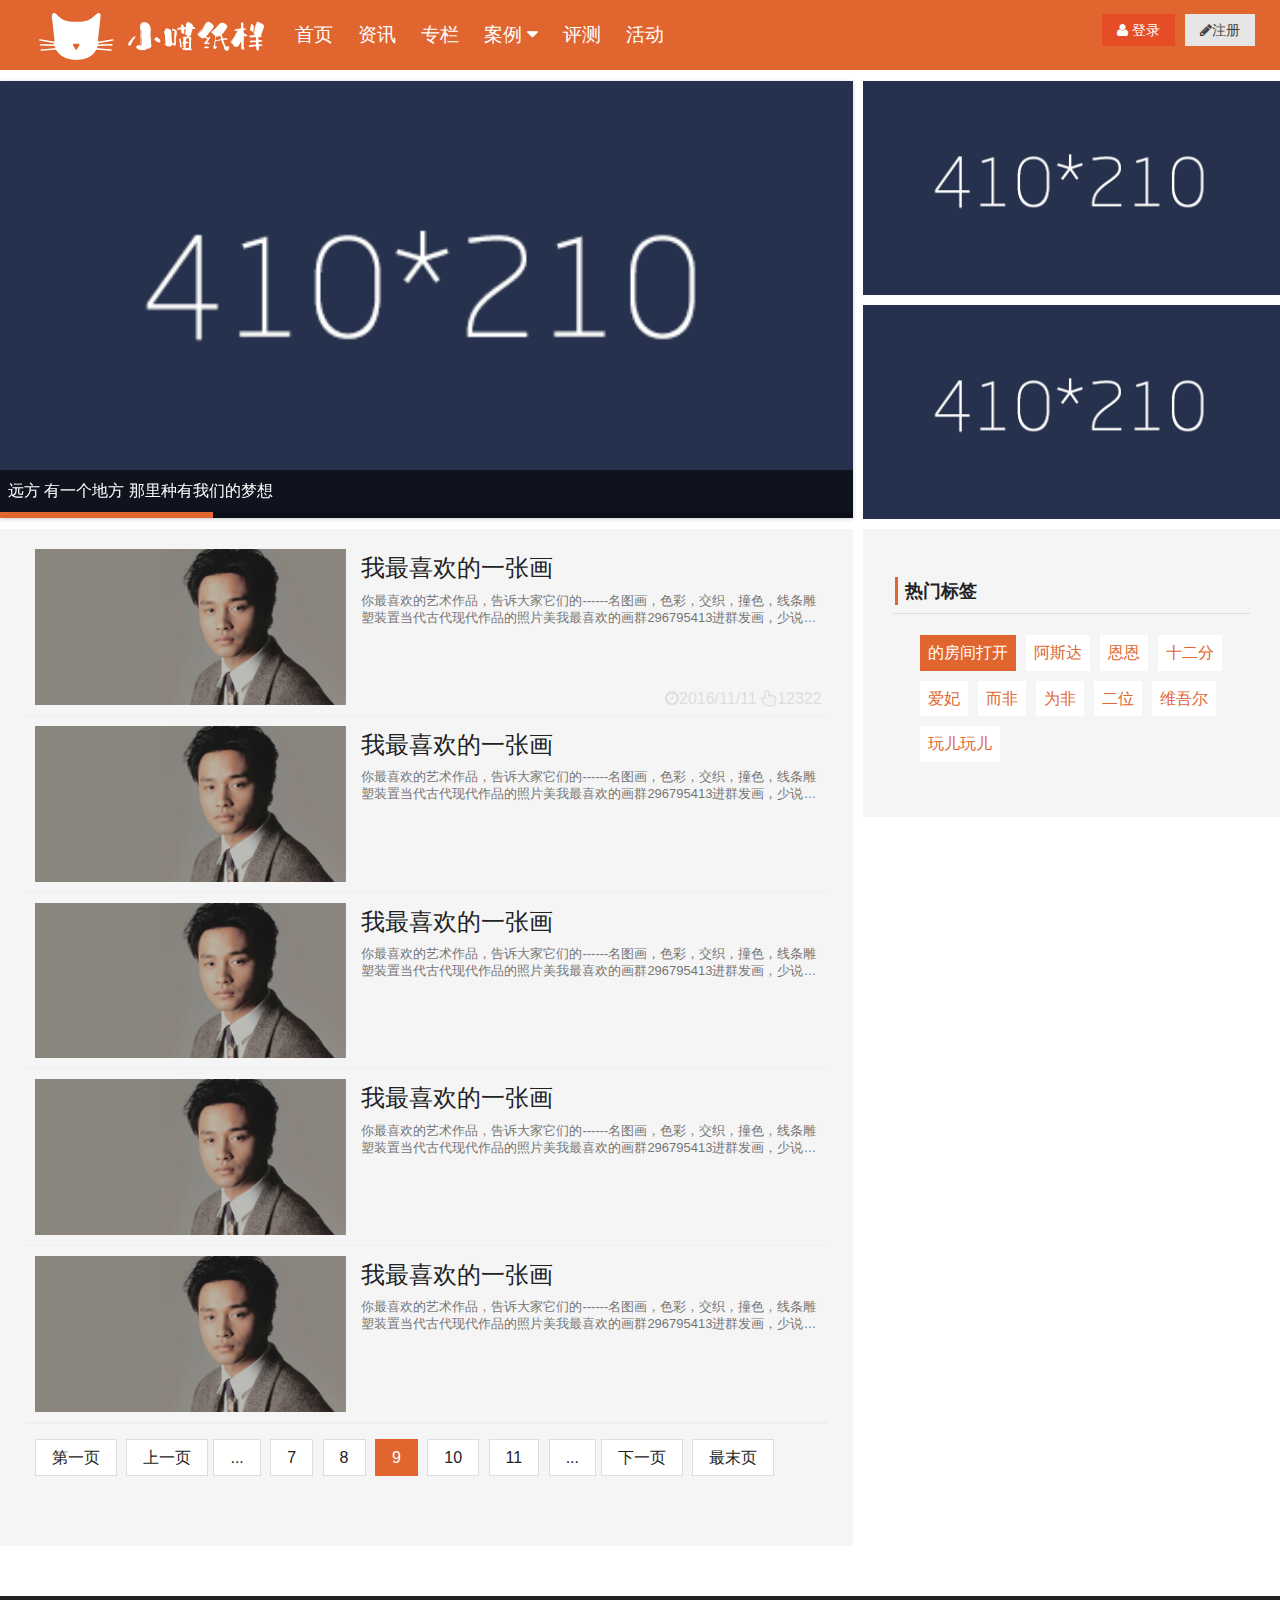
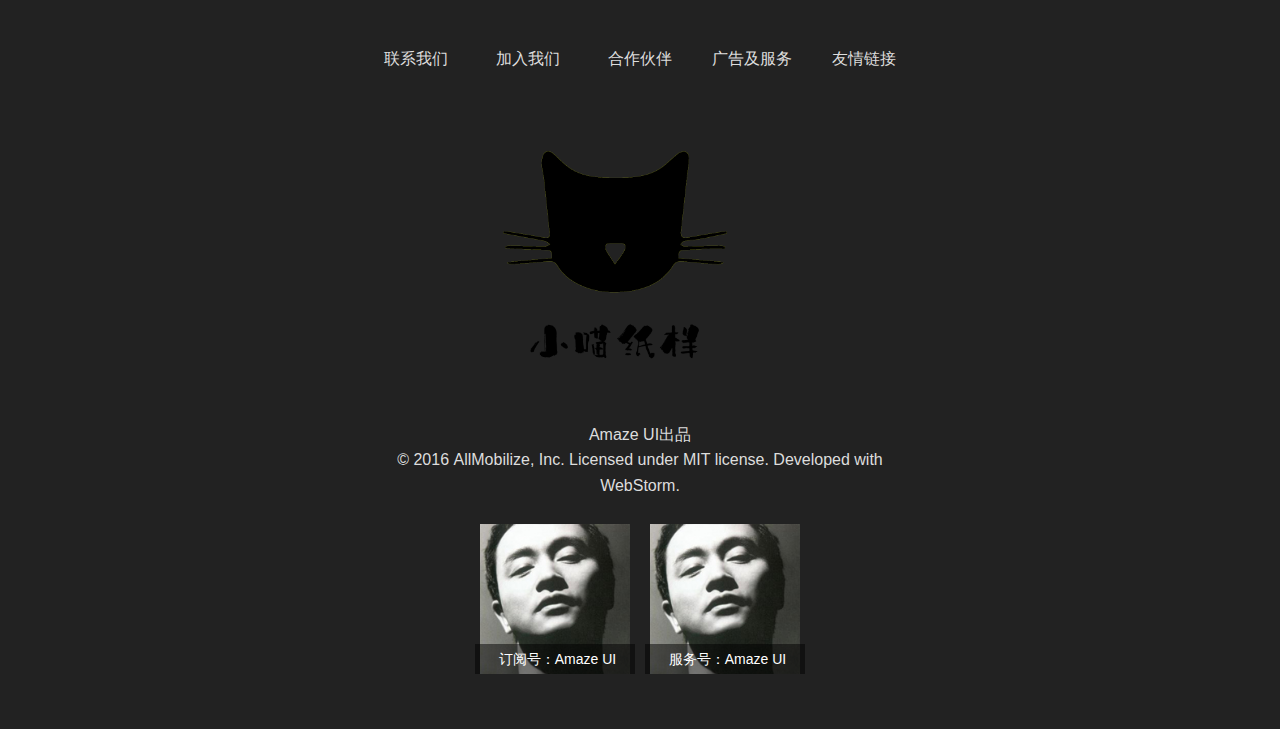
<file: cases.html>
<!doctype html>
<html class="no-js">
<head>
    <meta charset="utf-8">
    <meta http-equiv="X-UA-Compatible" content="IE=edge">
    <meta name="keywords" content="" />
    <meta name="description" content="" />
    <meta name="viewport" content="width=device-width, initial-scale=1">
    <title></title>

    <!--360 browser -->
    <meta name="renderer" content="webkit">
    <meta name="author" content="wos">
    <!-- Android -->
    <meta name="mobile-web-app-capable" content="yes">
    <link rel="icon" sizes="192x192" href="images/i/app.png">
    <!--Safari on iOS -->
    <meta name="apple-mobile-web-app-capable" content="yes">
    <meta name="apple-mobile-web-app-status-bar-style" content="black">
    <meta name="apple-mobile-web-app-title" content="Amaze UI"/>
    <link rel="apple-touch-icon-precomposed" href="images/i/app.png">
    <!--Win8 or 10 -->
    <meta name="msapplication-TileImage" content="images/i/app.png">
    <meta name="msapplication-TileColor" content="#e1652f">

    <link rel="icon" type="image/png" href="images/i/favicon.png">
    <link rel="stylesheet" href="assets/css/amazeui.min.css">
    <link rel="stylesheet" href="css/public.css">

    <!--[if (gte IE 9)|!(IE)]><!-->
    <script src="assets/js/jquery.min.js"></script>
    <!--<![endif]-->
    <!--[if lte IE 8 ]>
    <script src="http://libs.baidu.com/jquery/1.11.3/jquery.min.js"></script>
    <script src="http://cdn.staticfile.org/modernizr/2.8.3/modernizr.js"></script>
    <script src="assets/js/amazeui.ie8polyfill.min.js"></script>
    <![endif]-->
    <script src="assets/js/amazeui.min.js"></script>
    <script src="js/public.js"></script>
</head>
<body>

<header class="am-topbar am-topbar-fixed-top wos-header">
    <div class="am-container">
        <h1 class="am-topbar-brand">
            <a href="#"><img src="images/logo.png" alt=""></a>
        </h1>

        <button class="am-topbar-btn am-topbar-toggle am-btn am-btn-sm am-btn-warning am-show-sm-only"
                data-am-collapse="{target: '#collapse-head'}">
            <span class="am-sr-only">导航切换</span>
            <span class="am-icon-bars"></span>
        </button>

        <div class="am-collapse am-topbar-collapse" id="collapse-head">
            <ul class="am-nav am-nav-pills am-topbar-nav">
                <li><a href="index.html">首页</a></li>
                <li><a href="#">资讯</a></li>
                <li><a href="#">专栏</a></li>
                <li class="am-dropdown" data-am-dropdown>
                    <a class="am-dropdown-toggle" data-am-dropdown-toggle href="javascript:;">
                        案例 <span class="am-icon-caret-down"></span>
                    </a>
                    <ul class="am-dropdown-content">
                        <li class="am-dropdown-header">案例</li>
                        <li><a href="#">1. 游戏案例</a></li>
                        <li><a href="#">2. 营销案例</a></li>
                        <li><a href="#">3. 工具案例</a></li>
                    </ul>
                </li>
                <li><a href="#">评测</a></li>
                <li><a href="#">活动</a></li>
            </ul>

            <div class="am-topbar-right">
                <button class="am-btn am-btn-default am-topbar-btn am-btn-sm"><span class="am-icon-pencil"></span>注册</button>
            </div>

            <div class="am-topbar-right">
                <button class="am-btn am-btn-danger am-topbar-btn am-btn-sm"><span class="am-icon-user"></span> 登录</button>
            </div>
        </div>
    </div>
</header>
<!--banner-->
<div class="banner">
    <div class="am-g am-container padding-none">
        <div class="am-u-sm-12 am-u-md-12 am-u-lg-8 padding-none">
            <div data-am-widget="slider" class="am-slider am-slider-c1" data-am-slider='{"directionNav":false}' >
                <ul class="am-slides">
                    <li>
                        <img src="Temp-images/tad3.png">
                        <div class="am-slider-desc">远方 有一个地方 那里种有我们的梦想</div>

                    </li>
                    <li>
                        <img src="Temp-images/tad3.png">
                        <div class="am-slider-desc">某天 也许会相遇 相遇在这个好地方</div>

                    </li>
                    <li>
                        <img src="Temp-images/tad3.png">
                        <div class="am-slider-desc">不要太担心 只因为我相信 终会走过这条遥远的道路</div>

                    </li>
                    <li>
                        <img src="Temp-images/tad3.png">
                        <div class="am-slider-desc">OH PARA PARADISE 是否那么重要 你是否那么地遥远</div>

                    </li>
                </ul>
            </div>

        </div>
        <div class="am-u-sm-0 am-u-md-0 am-u-lg-4 padding-none lrad">
            <ul class="am-avg-sm-1 am-avg-md-2 am-avg-lg-1">
                <li class="ms"><img src="Temp-images/tad3.png" class="am-img-responsive"></li>
                <li><img src="Temp-images/tad3.png" class="am-img-responsive"></li>
            </ul>
        </div>
    </div>
</div>
<div class="am-g am-container padding-none">
    <div class="am-u-sm-12 am-u-md-12 am-u-lg-8 newshui">
        <div data-am-widget="list_news" class="am-list-news am-list-news-default ">
            <div class="am-list-news-bd">
                <ul class="am-list">
                    <li class="am-g am-list-item-desced am-list-item-thumbed am-list-item-thumb-left" >
                        <div class="am-u-sm-5 am-list-thumb">
                            <a href="http://www.douban.com/online/11624755/">
                                <img src="Temp-images/b2.jpg" alt="我最喜欢的一张画"/>
                            </a>
                        </div>

                        <div class=" am-u-sm-7 am-list-main">
                            <h3 class="am-list-item-hd"><a href="http://www.douban.com/online/11624755/">我最喜欢的一张画</a></h3>

                            <div class="am-list-item-text">你最喜欢的艺术作品，告诉大家它们的------名图画，色彩，交织，撞色，线条雕塑装置当代古代现代作品的照片美我最喜欢的画群296795413进群发画，少说多发图，</div>

                        </div>
                    </li>
                    <div class="newsico am-fr">
                        <i class="am-icon-clock-o">2016/11/11</i>
                        <i class="am-icon-hand-pointer-o">12322</i>
                    </div>


                    <li class="am-g am-list-item-desced am-list-item-thumbed am-list-item-thumb-left" >
                        <div class="am-u-sm-5 am-list-thumb">
                            <a href="http://www.douban.com/online/11624755/">
                                <img src="Temp-images/b2.jpg" alt="我最喜欢的一张画"/>
                            </a>
                        </div>

                        <div class=" am-u-sm-7 am-list-main">
                            <h3 class="am-list-item-hd"><a href="http://www.douban.com/online/11624755/">我最喜欢的一张画</a></h3>

                            <div class="am-list-item-text">你最喜欢的艺术作品，告诉大家它们的------名图画，色彩，交织，撞色，线条雕塑装置当代古代现代作品的照片美我最喜欢的画群296795413进群发画，少说多发图，</div>

                        </div>
                    </li>

                    <li class="am-g am-list-item-desced am-list-item-thumbed am-list-item-thumb-left" >
                        <div class="am-u-sm-5 am-list-thumb">
                            <a href="http://www.douban.com/online/11624755/">
                                <img src="Temp-images/b2.jpg" alt="我最喜欢的一张画"/>
                            </a>
                        </div>

                        <div class=" am-u-sm-7 am-list-main">
                            <h3 class="am-list-item-hd"><a href="http://www.douban.com/online/11624755/">我最喜欢的一张画</a></h3>

                            <div class="am-list-item-text">你最喜欢的艺术作品，告诉大家它们的------名图画，色彩，交织，撞色，线条雕塑装置当代古代现代作品的照片美我最喜欢的画群296795413进群发画，少说多发图，</div>

                        </div>
                    </li>

                    <li class="am-g am-list-item-desced am-list-item-thumbed am-list-item-thumb-left" >
                        <div class="am-u-sm-5 am-list-thumb">
                            <a href="http://www.douban.com/online/11624755/">
                                <img src="Temp-images/b2.jpg" alt="我最喜欢的一张画"/>
                            </a>
                        </div>

                        <div class=" am-u-sm-7 am-list-main">
                            <h3 class="am-list-item-hd"><a href="http://www.douban.com/online/11624755/">我最喜欢的一张画</a></h3>

                            <div class="am-list-item-text">你最喜欢的艺术作品，告诉大家它们的------名图画，色彩，交织，撞色，线条雕塑装置当代古代现代作品的照片美我最喜欢的画群296795413进群发画，少说多发图，</div>

                        </div>
                    </li>

                    <li class="am-g am-list-item-desced am-list-item-thumbed am-list-item-thumb-left" >
                        <div class="am-u-sm-5 am-list-thumb">
                            <a href="http://www.douban.com/online/11624755/">
                                <img src="Temp-images/b2.jpg" alt="我最喜欢的一张画"/>
                            </a>
                        </div>

                        <div class=" am-u-sm-7 am-list-main">
                            <h3 class="am-list-item-hd"><a href="http://www.douban.com/online/11624755/">我最喜欢的一张画</a></h3>

                            <div class="am-list-item-text">你最喜欢的艺术作品，告诉大家它们的------名图画，色彩，交织，撞色，线条雕塑装置当代古代现代作品的照片美我最喜欢的画群296795413进群发画，少说多发图，</div>

                        </div>
                    </li>

                </ul>

                <ul data-am-widget="pagination" class="am-pagination am-pagination-default">

                    <li class="am-pagination-first ">
                        <a href="#" class="">第一页</a>
                    </li>

                    <li class="am-pagination-prev ">
                        <a href="#" class="">上一页</a>
                    </li>


                    <li class="">
                        <a href="#" class="">1</a>
                    </li>
                    <li >
                        <a href="#">2</a>
                    </li>
                    <li class="">
                        <a href="#" class="">3</a>
                    </li>
                    <li class="">
                        <a href="#" class="">4</a>
                    </li>
                    <li class="">
                        <a href="#" class="">5</a>
                    </li>
                    <li class="">
                        <a href="#" class="">6</a>
                    </li>
                    <li class="">
                        <a href="#" class="">7</a>
                    </li>
                    <li class="">
                        <a href="#" class="">8</a>
                    </li>
                    <li class="am-active">
                        <a href="#">9</a>
                    </li>
                    <li class="">
                        <a href="#" class="">10</a>
                    </li>
                    <li class="">
                        <a href="#" class="">11</a>
                    </li>
                    <li class="">
                        <a href="#" class="">12</a>
                    </li>
                    <li class="">
                        <a href="#" class="">13</a>
                    </li>
                    <li class="">
                        <a href="#" class="">14</a>
                    </li>
                    <li class="">
                        <a href="#" class="">15</a>
                    </li>
                    <li class="">
                        <a href="#" class="">16</a>
                    </li>


                    <li class="am-pagination-next ">
                        <a href="#" class="">下一页</a>
                    </li>

                    <li class="am-pagination-last ">
                        <a href="#" class="">最末页</a>
                    </li>
                </ul>
            </div>
        </div>
    </div>
    <div class="am-u-sm-0 am-u-md-0 am-u-lg-4 padding-none am-hide-sm">
        <div class="tag">
            <div data-am-widget="titlebar" class="am-titlebar am-titlebar-default" >
                <h2 class="am-titlebar-title ">
                    热门标签
                </h2>
            </div>
            <ul>
                <li class="active"><a href="#">的房间打开</a></li>
                <li><a href="#">阿斯达</a></li>
                <li><a href="#">恩恩</a></li>
                <li><a href="#">十二分</a></li>
                <li><a href="#">爱妃</a></li>
                <li><a href="#">而非</a></li>
                <li><a href="#">为非</a></li>
                <li><a href="#">二位</a></li>
                <li><a href="#">维吾尔</a></li>
                <li><a href="#">玩儿玩儿</a></li>
            </ul>
            <div class="am-cf"></div>
        </div>
    </div>
</div>


<div data-am-widget="gotop" class="am-gotop am-gotop-fixed" >
    <a href="#top" title="回到顶部">
        <span class="am-gotop-title">回到顶部</span>
        <i class="am-gotop-icon am-icon-chevron-up"></i>
    </a>
</div>

<footer>
    <div class="content">
        <ul class="am-avg-sm-5 am-avg-md-5 am-avg-lg-5 am-thumbnails">
            <li><a href="#">联系我们</a></li>
            <li><a href="#">加入我们</a></li>
            <li><a href="#">合作伙伴</a></li>
            <li><a href="#">广告及服务</a></li>
            <li><a href="#">友情链接</a></li>
        </ul>
        <div class="btnlogo"><img src="images/btnlogo.png"/></div>
        <p>Amaze UI出品<br>© 2016 AllMobilize, Inc. Licensed under MIT license. Developed with WebStorm.</p>
        <div class="w2div">
            <ul data-am-widget="gallery" class="am-gallery am-avg-sm-2
  am-avg-md-2 am-avg-lg-2 am-gallery-overlay" data-am-gallery="{ pureview: true }" >
                <li class="w2">
                    <div class="am-gallery-item">
                        <a href="Temp-images/dd.jpg">
                            <img src="Temp-images/dd.jpg" />
                            <h3 class="am-gallery-title">订阅号：Amaze UI</h3>
                        </a>
                    </div>
                </li>
                <li   class="w2">
                    <div class="am-gallery-item">
                        <a href="Temp-images/dd.jpg">
                            <img src="Temp-images/dd.jpg"/>
                            <h3 class="am-gallery-title">服务号：Amaze UI</h3>
                        </a>
                    </div>
                </li>
            </ul>
        </div>
    </div>
</footer>
</body>
</html>
</file>
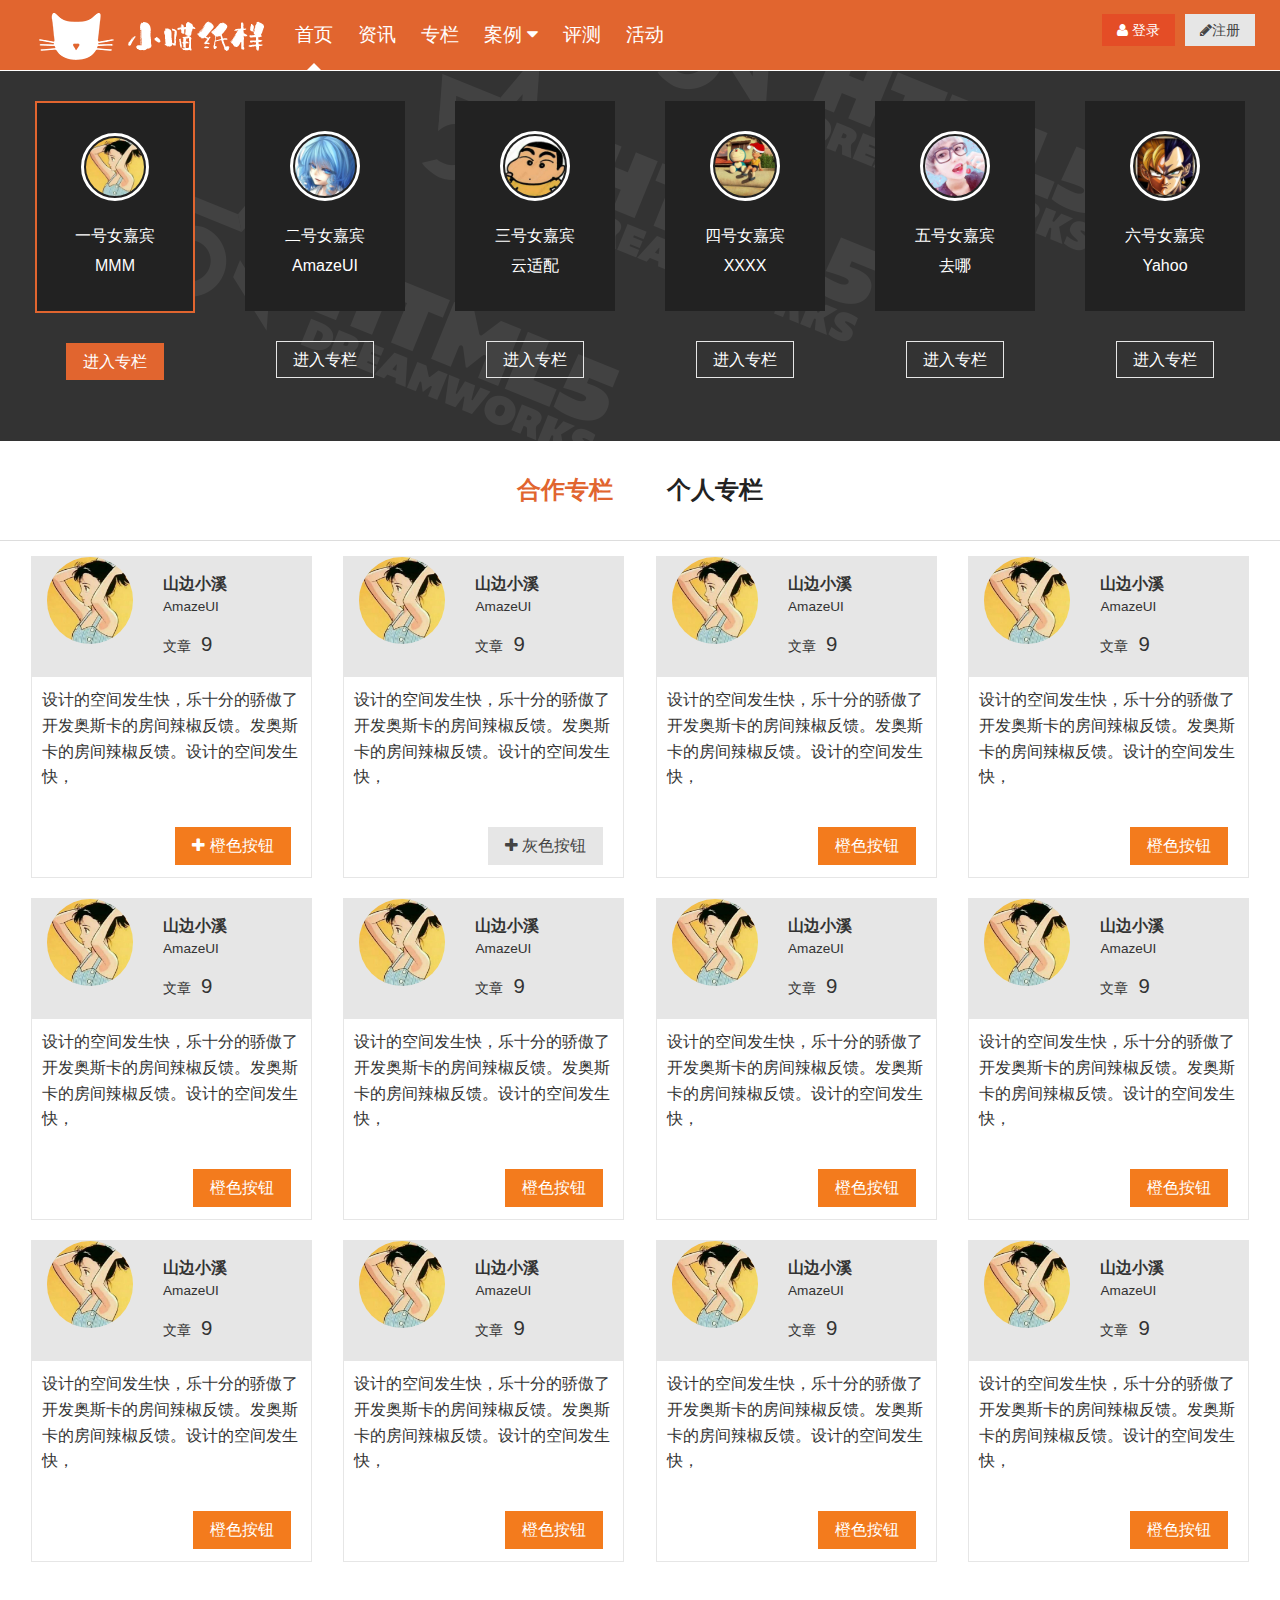
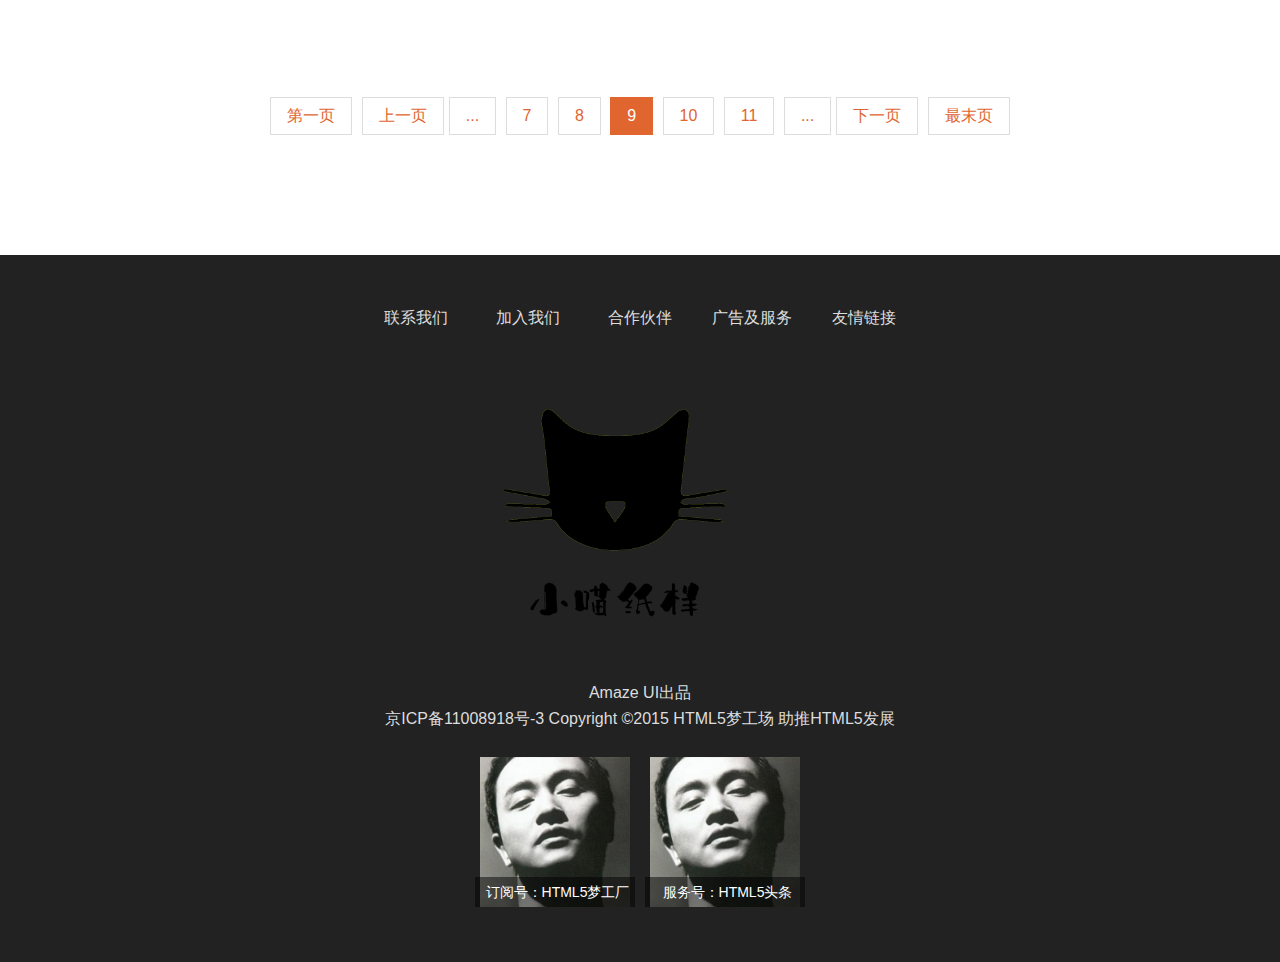
<file: category.html>
<!doctype html>
<html class="no-js">
<head>
    <meta charset="utf-8">
    <meta http-equiv="X-UA-Compatible" content="IE=edge">
    <meta name="keywords" content="" />
    <meta name="description" content="" />
    <meta name="viewport" content="width=device-width, initial-scale=1">
    <title></title>

    <!--360 browser -->
    <meta name="renderer" content="webkit">
    <meta name="author" content="wos">
    <!-- Android -->
    <meta name="mobile-web-app-capable" content="yes">
    <link rel="icon" sizes="192x192" href="images/i/app.png">
    <!--Safari on iOS -->
    <meta name="apple-mobile-web-app-capable" content="yes">
    <meta name="apple-mobile-web-app-status-bar-style" content="black">
    <meta name="apple-mobile-web-app-title" content="Amaze UI"/>
    <link rel="apple-touch-icon-precomposed" href="images/i/app.png">
    <!--Win8 or 10 -->
    <meta name="msapplication-TileImage" content="images/i/app.png">
    <meta name="msapplication-TileColor" content="#e1652f">

    <link rel="icon" type="image/png" href="images/i/favicon.png">
    <link rel="stylesheet" href="assets/css/amazeui.min.css">
    <link rel="stylesheet" href="css/public.css">

    <!--[if (gte IE 9)|!(IE)]><!-->
    <script src="assets/js/jquery.min.js"></script>
    <!--<![endif]-->
    <!--[if lte IE 8 ]>
    <script src="http://libs.baidu.com/jquery/1.11.3/jquery.min.js"></script>
    <script src="http://cdn.staticfile.org/modernizr/2.8.3/modernizr.js"></script>
    <script src="assets/js/amazeui.ie8polyfill.min.js"></script>
    <![endif]-->
    <script src="assets/js/amazeui.min.js"></script>
    <script src="js/public.js"></script>
</head>
<body>

<header class="am-topbar am-topbar-fixed-top wos-header">
    <div class="am-container">
        <h1 class="am-topbar-brand">
            <a href="#"><img src="images/logo.png" alt=""></a>
        </h1>

        <button class="am-topbar-btn am-topbar-toggle am-btn am-btn-sm am-btn-warning am-show-sm-only"
                data-am-collapse="{target: '#collapse-head'}">
            <span class="am-sr-only">导航切换</span>
            <span class="am-icon-bars"></span>
        </button>

        <div class="am-collapse am-topbar-collapse" id="collapse-head">
            <ul class="am-nav am-nav-pills am-topbar-nav">
                <li class="am-active"><a href="index.html">首页</a></li>
                <li><a href="#">资讯</a></li>
                <li><a href="#">专栏</a></li>
                <li class="am-dropdown" data-am-dropdown>
                    <a class="am-dropdown-toggle" data-am-dropdown-toggle href="javascript:;">
                        案例 <span class="am-icon-caret-down"></span>
                    </a>
                    <ul class="am-dropdown-content">
                        <li class="am-dropdown-header">案例</li>
                        <li><a href="#">1. 游戏案例</a></li>
                        <li><a href="#">2. 营销案例</a></li>
                        <li><a href="#">3. 工具案例</a></li>
                    </ul>
                </li>
                <li><a href="#">评测</a></li>
                <li><a href="#">活动</a></li>
            </ul>

            <div class="am-topbar-right">
                <button class="am-btn am-btn-default am-topbar-btn am-btn-sm"><span class="am-icon-pencil"></span>注册</button>
            </div>

            <div class="am-topbar-right">
                <button class="am-btn am-btn-danger am-topbar-btn am-btn-sm"><span class="am-icon-user"></span> 登录</button>
            </div>
        </div>
    </div>
</header>

<div id="category_top">
    <div class="am-hide-lg-only kz" id="leftbtn">
        <i class="am-icon-angle-left" ></i>
    </div>
    <div class="am-hide-lg-only kz" style="right:0px;" id="rightbtn">
        <i class="am-icon-angle-right"></i>
    </div>
    <div class="am-container" >
        <ul class="am-avg-sm-2 am-avg-md-3 am-avg-lg-6 am-thumbnails" id="topface">
            <li>
                <a href="category2.html">
                <div class="ctl active">
                    <img src="Temp-images/face1.jpg">
                    <h3>一号女嘉宾</h3>
                    <p>MMM</p>
                </div>
                <button type="button" class="am-btn am-btn-primary">进入专栏</button>
                </a>
            </li>
            <li>
                <a href="http://www.sina.com">
                <div class="ctl">
                    <img src="Temp-images/face2.jpg">
                    <h3>二号女嘉宾</h3>
                    <p>AmazeUI</p>
                </div>
                <button type="button" class="am-btn am-btn-default">进入专栏</button>
                </a>
            </li>
            <li>
                <a href="http://www.qq.com">
                    <div class="ctl">
                        <img src="Temp-images/face3.jpg">
                        <h3>三号女嘉宾</h3>
                        <p>云适配</p>
                    </div>
                    <button type="button" class="am-btn am-btn-default">进入专栏</button>
                </a>
            </li>
            <li>
                <a href="http://www.youku.com">
                    <div class="ctl">
                        <img src="Temp-images/face4.jpg">
                        <h3>四号女嘉宾</h3>
                        <p>XXXX</p>
                    </div>
                    <button type="button" class="am-btn am-btn-default">进入专栏</button>
                </a>
            </li>
            <li>
                <a href="http://www.yahoo.com">
                    <div class="ctl">
                        <img src="Temp-images/face5.jpg">
                        <h3>五号女嘉宾</h3>
                        <p>去哪</p>
                    </div>
                    <button type="button" class="am-btn am-btn-default">进入专栏</button>
                </a>
            </li>
            <li>
                <a href="http://www.china.com">
                    <div class="ctl">
                        <img src="Temp-images/face6.jpg">
                        <h3>六号女嘉宾</h3>
                        <p>Yahoo</p>
                    </div>
                    <button type="button" class="am-btn am-btn-default">进入专栏</button>
                </a>
            </li>
        </ul>

    </div>

</div>

<script>
    var countnum=5 //一共多少个图 例如6个请输入5
    $("#leftbtn").click(function(){
        var temp_href=$("#topface li:eq(0) a").attr("href");
        var temp_img=$("#topface li:eq(0) img").attr("src");
        var temp_h3=$("#topface li:eq(0) h3").html();
        var temp_p=$("#topface li:eq(0) p").html();

        for (i=0; i<countnum; i++){
            var n=i+1;
            $("#topface li:eq("+i+") a").attr('href',$("#topface li:eq("+n+") a").attr("href"));
            $("#topface li:eq("+i+") img").attr('src',$("#topface li:eq("+n+") img").attr("src"));
            $("#topface li:eq("+i+") h3").html($("#topface li:eq("+n+") h3").html());
            $("#topface li:eq("+i+") p").html($("#topface li:eq("+n+") p").html());
        };
        $("#topface li:eq("+countnum+") a").attr('href',temp_href);
        $("#topface li:eq("+countnum+") img").attr('src',temp_img);
        $("#topface li:eq("+countnum+") h3").html(temp_h3);
        $("#topface li:eq("+countnum+") p").html(temp_p);
    });
    $("#rightbtn").click(function(){
        var temp_href=$("#topface li:eq("+countnum+") a").attr("href");
        var temp_img=$("#topface li:eq("+countnum+") img").attr("src");
        var temp_h3=$("#topface li:eq("+countnum+") h3").html();
        var temp_p=$("#topface li:eq("+countnum+") p").html();

        for (i=countnum; i>0; i--){
            var n=i-1;
            $("#topface li:eq("+i+") a").attr('href',$("#topface li:eq("+n+") a").attr("href"));
            $("#topface li:eq("+i+") img").attr('src',$("#topface li:eq("+n+") img").attr("src"));
            $("#topface li:eq("+i+") h3").html($("#topface li:eq("+n+") h3").html());
            $("#topface li:eq("+i+") p").html($("#topface li:eq("+n+") p").html());
        };
        $("#topface li:eq(0) a").attr('href',temp_href);
        $("#topface li:eq(0) img").attr('src',temp_img);
        $("#topface li:eq(0) h3").html(temp_h3);
        $("#topface li:eq(0) p").html(temp_p);
    });
</script>
<div id="cattit">
    <ul class="am-avg-sm-2 am-avg-md-2 am-avg-lg-2">
        <li><h3><a href="#">合作专栏</a></h3></li>
        <li  class="active-none"><h3><a href="#">个人专栏</a></h3></li>
    </ul>
</div>
<hr data-am-widget="divider" style="" class="am-divider am-divider-default" />
<div id="cattlist" class="am-container">
    <ul class="am-avg-sm-1 am-avg-md-3 am-avg-lg-4">
        <li>
            <div class="cattlist_0">
                <div class="cattlist_1">
                    <div class="am-g">

                        <div class="am-u-sm-4 am-u-md-5 am-u-lg-5 am-vertical-align">
                            <div class="am-vertical-align-middle">
                                <img src="Temp-images/face1.jpg">
                            </div>
                        </div>
                        <div class="am-u-sm-8 am-u-md-7 am-u-lg-7">

                            <h3>山边小溪</h3>
                            <h4>AmazeUI</h4>
                            <p>文章<span>9</span></p>
                        </div>
                    </div>
                </div>
                <div class="cattlist_2">
                    <p>
                        设计的空间发生快，乐十分的骄傲了开发奥斯卡的房间辣椒反馈。发奥斯卡的房间辣椒反馈。设计的空间发生快，
                    </p>
                </div>
                <div class="cattlist_3">
                    <button type="button" class="am-btn am-btn-warning">
                        <i class="am-icon-plus"></i>
                        橙色按钮
                    </button>
                </div>
            </div>
        </li>

        <li>
            <div class="cattlist_0">
                <div class="cattlist_1">
                    <div class="am-g">

                        <div class="am-u-sm-4 am-u-md-5 am-u-lg-5 am-vertical-align">
                            <div class="am-vertical-align-middle">
                                <img src="Temp-images/face1.jpg">
                            </div>
                        </div>
                        <div class="am-u-sm-8 am-u-md-7 am-u-lg-7">

                            <h3>山边小溪</h3>
                            <h4>AmazeUI</h4>
                            <p>文章<span>9</span></p>
                        </div>
                    </div>
                </div>
                <div class="cattlist_2">
                    <p>
                        设计的空间发生快，乐十分的骄傲了开发奥斯卡的房间辣椒反馈。发奥斯卡的房间辣椒反馈。设计的空间发生快，
                    </p>
                </div>
                <div class="cattlist_3">
                    <button type="button" class="am-btn am-btn-default">
                        <i class="am-icon-plus"></i>
                        灰色按钮
                    </button>
                </div>
            </div>
        </li>

        <li>
            <div class="cattlist_0">
                <div class="cattlist_1">
                    <div class="am-g">

                        <div class="am-u-sm-4 am-u-md-5 am-u-lg-5 am-vertical-align">
                            <div class="am-vertical-align-middle">
                                <img src="Temp-images/face1.jpg">
                            </div>
                        </div>
                        <div class="am-u-sm-8 am-u-md-7 am-u-lg-7">

                            <h3>山边小溪</h3>
                            <h4>AmazeUI</h4>
                            <p>文章<span>9</span></p>
                        </div>
                    </div>
                </div>
                <div class="cattlist_2">
                    <p>
                        设计的空间发生快，乐十分的骄傲了开发奥斯卡的房间辣椒反馈。发奥斯卡的房间辣椒反馈。设计的空间发生快，
                    </p>
                </div>
                <div class="cattlist_3">
                    <button type="button" class="am-btn am-btn-warning">橙色按钮</button>
                </div>
            </div>
        </li>

        <li>
            <div class="cattlist_0">
                <div class="cattlist_1">
                    <div class="am-g">

                        <div class="am-u-sm-4 am-u-md-5 am-u-lg-5 am-vertical-align">
                            <div class="am-vertical-align-middle">
                                <img src="Temp-images/face1.jpg">
                            </div>
                        </div>
                        <div class="am-u-sm-8 am-u-md-7 am-u-lg-7">

                            <h3>山边小溪</h3>
                            <h4>AmazeUI</h4>
                            <p>文章<span>9</span></p>
                        </div>
                    </div>
                </div>
                <div class="cattlist_2">
                    <p>
                        设计的空间发生快，乐十分的骄傲了开发奥斯卡的房间辣椒反馈。发奥斯卡的房间辣椒反馈。设计的空间发生快，
                    </p>
                </div>
                <div class="cattlist_3">
                    <button type="button" class="am-btn am-btn-warning">橙色按钮</button>
                </div>
            </div>
        </li>

        <li>
            <div class="cattlist_0">
                <div class="cattlist_1">
                    <div class="am-g">

                        <div class="am-u-sm-4 am-u-md-5 am-u-lg-5 am-vertical-align">
                            <div class="am-vertical-align-middle">
                                <img src="Temp-images/face1.jpg">
                            </div>
                        </div>
                        <div class="am-u-sm-8 am-u-md-7 am-u-lg-7">

                            <h3>山边小溪</h3>
                            <h4>AmazeUI</h4>
                            <p>文章<span>9</span></p>
                        </div>
                    </div>
                </div>
                <div class="cattlist_2">
                    <p>
                        设计的空间发生快，乐十分的骄傲了开发奥斯卡的房间辣椒反馈。发奥斯卡的房间辣椒反馈。设计的空间发生快，
                    </p>
                </div>
                <div class="cattlist_3">
                    <button type="button" class="am-btn am-btn-warning">橙色按钮</button>
                </div>
            </div>
        </li>

        <li>
            <div class="cattlist_0">
                <div class="cattlist_1">
                    <div class="am-g">

                        <div class="am-u-sm-4 am-u-md-5 am-u-lg-5 am-vertical-align">
                            <div class="am-vertical-align-middle">
                                <img src="Temp-images/face1.jpg">
                            </div>
                        </div>
                        <div class="am-u-sm-8 am-u-md-7 am-u-lg-7">

                            <h3>山边小溪</h3>
                            <h4>AmazeUI</h4>
                            <p>文章<span>9</span></p>
                        </div>
                    </div>
                </div>
                <div class="cattlist_2">
                    <p>
                        设计的空间发生快，乐十分的骄傲了开发奥斯卡的房间辣椒反馈。发奥斯卡的房间辣椒反馈。设计的空间发生快，
                    </p>
                </div>
                <div class="cattlist_3">
                    <button type="button" class="am-btn am-btn-warning">橙色按钮</button>
                </div>
            </div>
        </li>

        <li>
            <div class="cattlist_0">
                <div class="cattlist_1">
                    <div class="am-g">

                        <div class="am-u-sm-4 am-u-md-5 am-u-lg-5 am-vertical-align">
                            <div class="am-vertical-align-middle">
                                <img src="Temp-images/face1.jpg">
                            </div>
                        </div>
                        <div class="am-u-sm-8 am-u-md-7 am-u-lg-7">

                            <h3>山边小溪</h3>
                            <h4>AmazeUI</h4>
                            <p>文章<span>9</span></p>
                        </div>
                    </div>
                </div>
                <div class="cattlist_2">
                    <p>
                        设计的空间发生快，乐十分的骄傲了开发奥斯卡的房间辣椒反馈。发奥斯卡的房间辣椒反馈。设计的空间发生快，
                    </p>
                </div>
                <div class="cattlist_3">
                    <button type="button" class="am-btn am-btn-warning">橙色按钮</button>
                </div>
            </div>
        </li>

        <li>
            <div class="cattlist_0">
                <div class="cattlist_1">
                    <div class="am-g">

                        <div class="am-u-sm-4 am-u-md-5 am-u-lg-5 am-vertical-align">
                            <div class="am-vertical-align-middle">
                                <img src="Temp-images/face1.jpg">
                            </div>
                        </div>
                        <div class="am-u-sm-8 am-u-md-7 am-u-lg-7">

                            <h3>山边小溪</h3>
                            <h4>AmazeUI</h4>
                            <p>文章<span>9</span></p>
                        </div>
                    </div>
                </div>
                <div class="cattlist_2">
                    <p>
                        设计的空间发生快，乐十分的骄傲了开发奥斯卡的房间辣椒反馈。发奥斯卡的房间辣椒反馈。设计的空间发生快，
                    </p>
                </div>
                <div class="cattlist_3">
                    <button type="button" class="am-btn am-btn-warning">橙色按钮</button>
                </div>
            </div>
        </li>

        <li>
            <div class="cattlist_0">
                <div class="cattlist_1">
                    <div class="am-g">

                        <div class="am-u-sm-4 am-u-md-5 am-u-lg-5 am-vertical-align">
                            <div class="am-vertical-align-middle">
                                <img src="Temp-images/face1.jpg">
                            </div>
                        </div>
                        <div class="am-u-sm-8 am-u-md-7 am-u-lg-7">

                            <h3>山边小溪</h3>
                            <h4>AmazeUI</h4>
                            <p>文章<span>9</span></p>
                        </div>
                    </div>
                </div>
                <div class="cattlist_2">
                    <p>
                        设计的空间发生快，乐十分的骄傲了开发奥斯卡的房间辣椒反馈。发奥斯卡的房间辣椒反馈。设计的空间发生快，
                    </p>
                </div>
                <div class="cattlist_3">
                    <button type="button" class="am-btn am-btn-warning">橙色按钮</button>
                </div>
            </div>
        </li>

        <li>
            <div class="cattlist_0">
                <div class="cattlist_1">
                    <div class="am-g">

                        <div class="am-u-sm-4 am-u-md-5 am-u-lg-5 am-vertical-align">
                            <div class="am-vertical-align-middle">
                                <img src="Temp-images/face1.jpg">
                            </div>
                        </div>
                        <div class="am-u-sm-8 am-u-md-7 am-u-lg-7">

                            <h3>山边小溪</h3>
                            <h4>AmazeUI</h4>
                            <p>文章<span>9</span></p>
                        </div>
                    </div>
                </div>
                <div class="cattlist_2">
                    <p>
                        设计的空间发生快，乐十分的骄傲了开发奥斯卡的房间辣椒反馈。发奥斯卡的房间辣椒反馈。设计的空间发生快，
                    </p>
                </div>
                <div class="cattlist_3">
                    <button type="button" class="am-btn am-btn-warning">橙色按钮</button>
                </div>
            </div>
        </li>

        <li>
            <div class="cattlist_0">
                <div class="cattlist_1">
                    <div class="am-g">

                        <div class="am-u-sm-4 am-u-md-5 am-u-lg-5 am-vertical-align">
                            <div class="am-vertical-align-middle">
                                <img src="Temp-images/face1.jpg">
                            </div>
                        </div>
                        <div class="am-u-sm-8 am-u-md-7 am-u-lg-7">

                            <h3>山边小溪</h3>
                            <h4>AmazeUI</h4>
                            <p>文章<span>9</span></p>
                        </div>
                    </div>
                </div>
                <div class="cattlist_2">
                    <p>
                        设计的空间发生快，乐十分的骄傲了开发奥斯卡的房间辣椒反馈。发奥斯卡的房间辣椒反馈。设计的空间发生快，
                    </p>
                </div>
                <div class="cattlist_3">
                    <button type="button" class="am-btn am-btn-warning">橙色按钮</button>
                </div>
            </div>
        </li>

        <li>
            <div class="cattlist_0">
                <div class="cattlist_1">
                    <div class="am-g">

                        <div class="am-u-sm-4 am-u-md-5 am-u-lg-5 am-vertical-align">
                            <div class="am-vertical-align-middle">
                                <img src="Temp-images/face1.jpg">
                            </div>
                        </div>
                        <div class="am-u-sm-8 am-u-md-7 am-u-lg-7">

                            <h3>山边小溪</h3>
                            <h4>AmazeUI</h4>
                            <p>文章<span>9</span></p>
                        </div>
                    </div>
                </div>
                <div class="cattlist_2">
                    <p>
                        设计的空间发生快，乐十分的骄傲了开发奥斯卡的房间辣椒反馈。发奥斯卡的房间辣椒反馈。设计的空间发生快，
                    </p>
                </div>
                <div class="cattlist_3">
                    <button type="button" class="am-btn am-btn-warning">橙色按钮</button>
                </div>
            </div>
        </li>
    </ul>
</div>

<div class="am-container" style="margin: 100px auto">
    <ul data-am-widget="pagination" class="am-pagination am-pagination-default am-text-center">

        <li class="am-pagination-first ">
            <a href="#" class="">第一页</a>
        </li>

        <li class="am-pagination-prev ">
            <a href="#" class="">上一页</a>
        </li>


        <li class="">
            <a href="#" class="">1</a>
        </li>
        <li >
            <a href="#">2</a>
        </li>
        <li class="">
            <a href="#" class="">3</a>
        </li>
        <li class="">
            <a href="#" class="">4</a>
        </li>
        <li class="">
            <a href="#" class="">5</a>
        </li>
        <li class="">
            <a href="#" class="">6</a>
        </li>
        <li class="">
            <a href="#" class="">7</a>
        </li>
        <li class="">
            <a href="#" class="">8</a>
        </li>
        <li class="am-active">
            <a href="#">9</a>
        </li>
        <li class="">
            <a href="#" class="">10</a>
        </li>
        <li class="">
            <a href="#" class="">11</a>
        </li>
        <li class="">
            <a href="#" class="">12</a>
        </li>
        <li class="">
            <a href="#" class="">13</a>
        </li>
        <li class="">
            <a href="#" class="">14</a>
        </li>
        <li class="">
            <a href="#" class="">15</a>
        </li>
        <li class="">
            <a href="#" class="">16</a>
        </li>


        <li class="am-pagination-next ">
            <a href="#" class="">下一页</a>
        </li>

        <li class="am-pagination-last ">
            <a href="#" class="">最末页</a>
        </li>
    </ul>
</div>




<div data-am-widget="gotop" class="am-gotop am-gotop-fixed" >
    <a href="#top" title="回到顶部">
        <span class="am-gotop-title">回到顶部</span>
        <i class="am-gotop-icon am-icon-chevron-up"></i>
    </a>
</div>

<footer>
    <div class="content">
        <ul class="am-avg-sm-5 am-avg-md-5 am-avg-lg-5 am-thumbnails">
            <li><a href="#">联系我们</a></li>
            <li><a href="#">加入我们</a></li>
            <li><a href="#">合作伙伴</a></li>
            <li><a href="#">广告及服务</a></li>
            <li><a href="#">友情链接</a></li>
        </ul>
        <div class="btnlogo"><img src="images/btnlogo.png"/></div>
        <p>Amaze UI出品<br>京ICP备11008918号-3 Copyright ©2015 HTML5梦工场 助推HTML5发展</p>
        <div class="w2div">
            <ul data-am-widget="gallery" class="am-gallery am-avg-sm-2
  am-avg-md-2 am-avg-lg-2 am-gallery-overlay" data-am-gallery="{ pureview: true }" >
                <li class="w2">
                    <div class="am-gallery-item">
                        <a href="Temp-images/dd.jpg">
                            <img src="Temp-images/dd.jpg" />
                            <h3 class="am-gallery-title">订阅号：HTML5梦工厂</h3>
                        </a>
                    </div>
                </li>
                <li   class="w2">
                    <div class="am-gallery-item">
                        <a href="Temp-images/dd.jpg">
                            <img src="Temp-images/dd.jpg"/>
                            <h3 class="am-gallery-title">服务号：HTML5头条</h3>
                        </a>
                    </div>
                </li>
            </ul>
        </div>
    </div>
</footer>
</body>
</html>
</file>
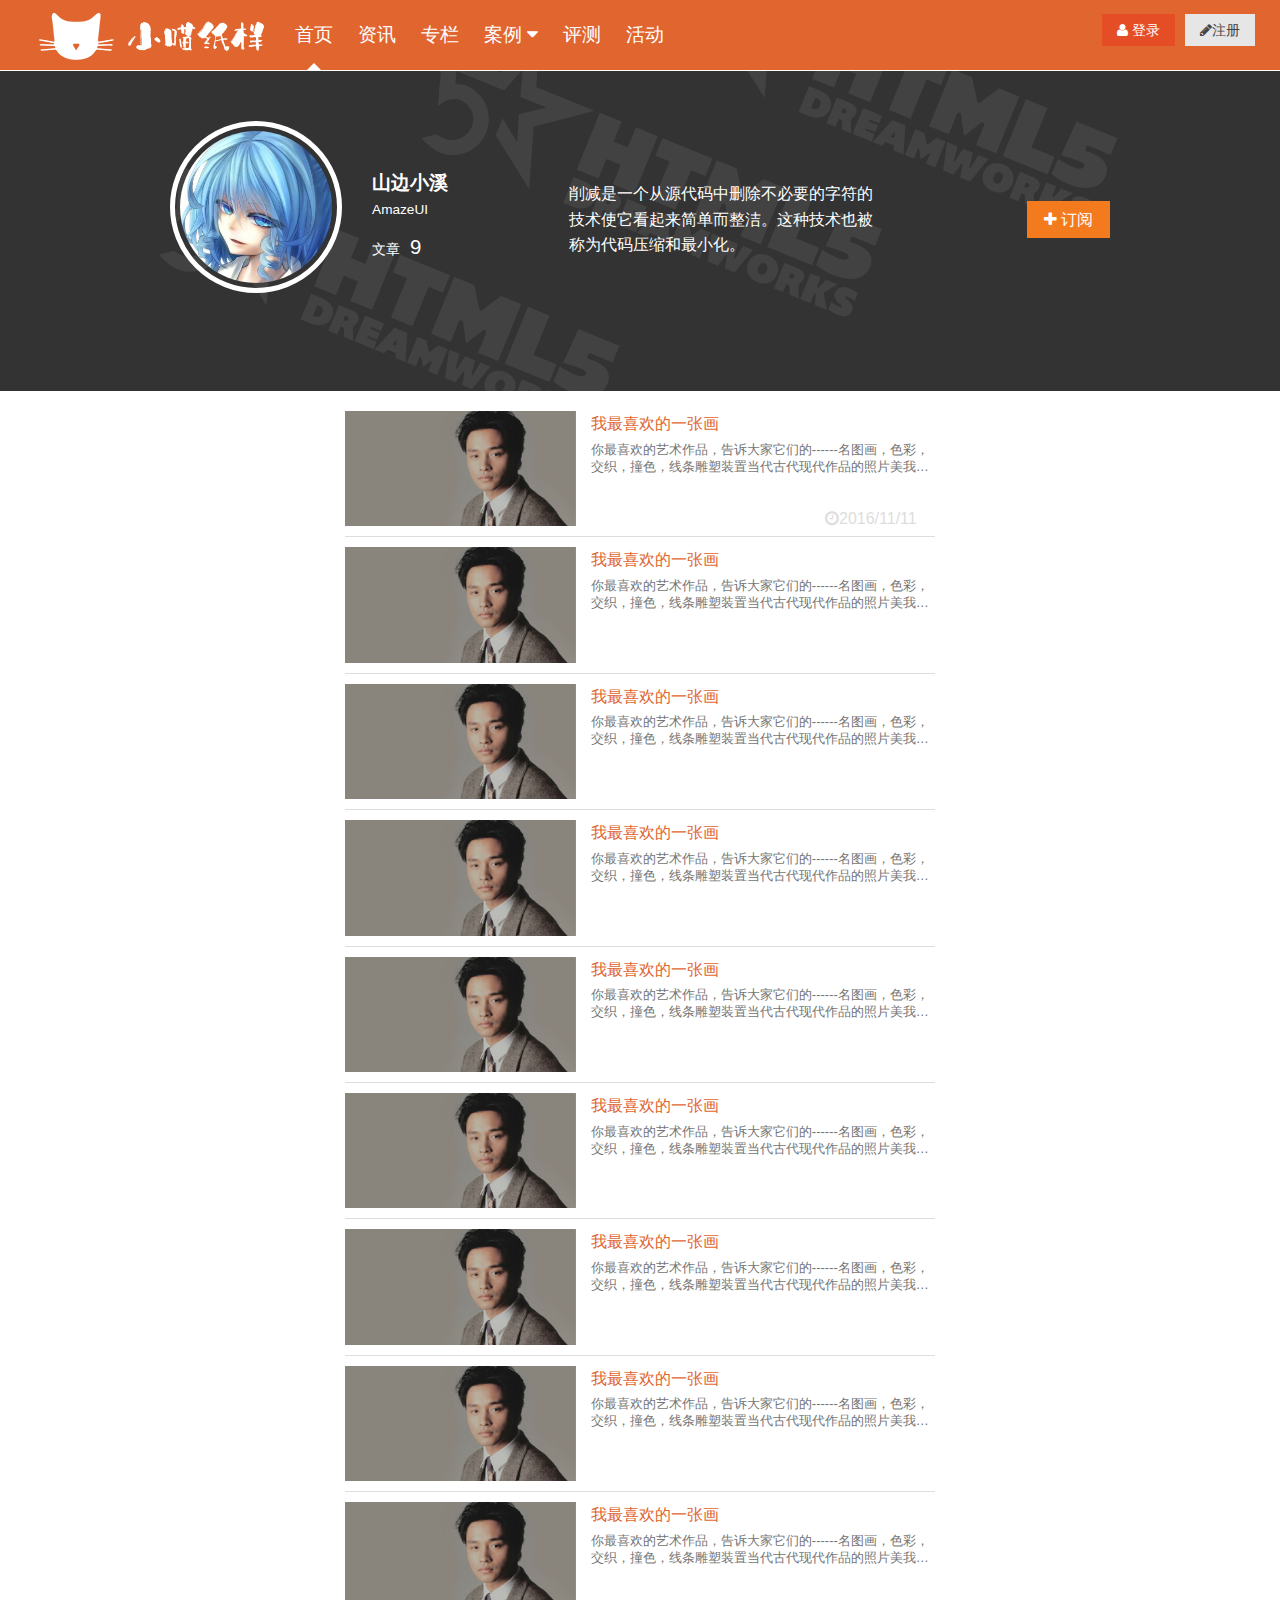
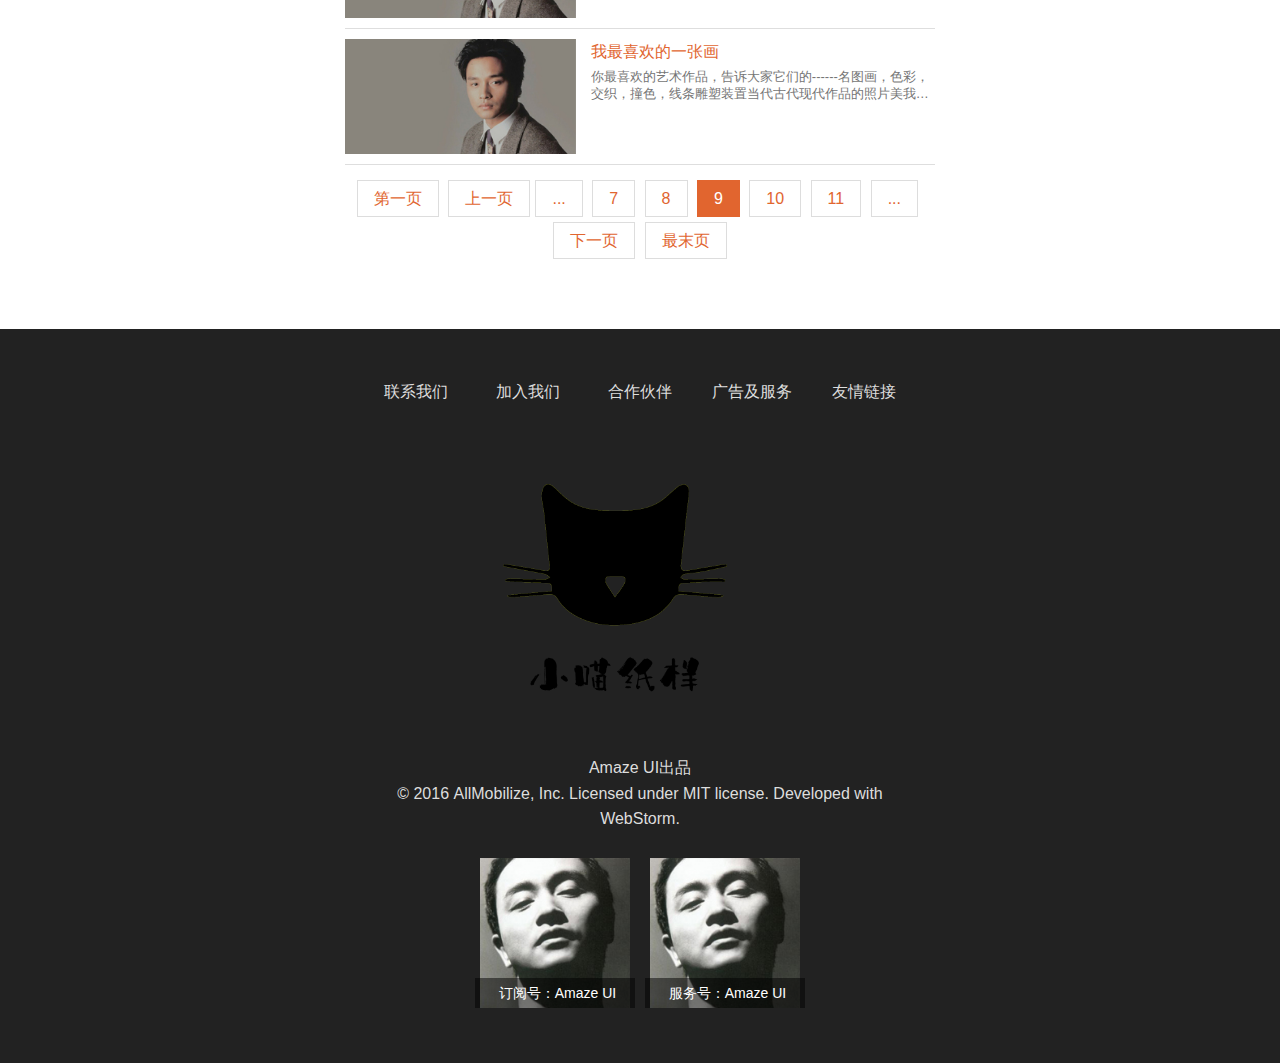
<file: category2.html>
<!doctype html>
<html class="no-js">
<head>
    <meta charset="utf-8">
    <meta http-equiv="X-UA-Compatible" content="IE=edge">
    <meta name="keywords" content="" />
    <meta name="description" content="" />
    <meta name="viewport" content="width=device-width, initial-scale=1">
    <title></title>

    <!--360 browser -->
    <meta name="renderer" content="webkit">
    <meta name="author" content="wos">
    <!-- Android -->
    <meta name="mobile-web-app-capable" content="yes">
    <link rel="icon" sizes="192x192" href="images/i/app.png">
    <!--Safari on iOS -->
    <meta name="apple-mobile-web-app-capable" content="yes">
    <meta name="apple-mobile-web-app-status-bar-style" content="black">
    <meta name="apple-mobile-web-app-title" content="Amaze UI"/>
    <link rel="apple-touch-icon-precomposed" href="images/i/app.png">
    <!--Win8 or 10 -->
    <meta name="msapplication-TileImage" content="images/i/app.png">
    <meta name="msapplication-TileColor" content="#e1652f">

    <link rel="icon" type="image/png" href="images/i/favicon.png">
    <link rel="stylesheet" href="assets/css/amazeui.min.css">
    <link rel="stylesheet" href="css/public.css">

    <!--[if (gte IE 9)|!(IE)]><!-->
    <script src="assets/js/jquery.min.js"></script>
    <!--<![endif]-->
    <!--[if lte IE 8 ]>
    <script src="http://libs.baidu.com/jquery/1.11.3/jquery.min.js"></script>
    <script src="http://cdn.staticfile.org/modernizr/2.8.3/modernizr.js"></script>
    <script src="assets/js/amazeui.ie8polyfill.min.js"></script>
    <![endif]-->
    <script src="assets/js/amazeui.min.js"></script>
    <script src="js/public.js"></script>
</head>
<body>

<header class="am-topbar am-topbar-fixed-top wos-header">
    <div class="am-container">
        <h1 class="am-topbar-brand">
            <a href="#"><img src="images/logo.png" alt=""></a>
        </h1>

        <button class="am-topbar-btn am-topbar-toggle am-btn am-btn-sm am-btn-warning am-show-sm-only"
                data-am-collapse="{target: '#collapse-head'}">
            <span class="am-sr-only">导航切换</span>
            <span class="am-icon-bars"></span>
        </button>

        <div class="am-collapse am-topbar-collapse" id="collapse-head">
            <ul class="am-nav am-nav-pills am-topbar-nav">
                <li class="am-active"><a href="index.html">首页</a></li>
                <li><a href="#">资讯</a></li>
                <li><a href="#">专栏</a></li>
                <li class="am-dropdown" data-am-dropdown>
                    <a class="am-dropdown-toggle" data-am-dropdown-toggle href="javascript:;">
                        案例 <span class="am-icon-caret-down"></span>
                    </a>
                    <ul class="am-dropdown-content">
                        <li class="am-dropdown-header">案例</li>
                        <li><a href="#">1. 游戏案例</a></li>
                        <li><a href="#">2. 营销案例</a></li>
                        <li><a href="#">3. 工具案例</a></li>
                    </ul>
                </li>
                <li><a href="#">评测</a></li>
                <li><a href="#">活动</a></li>
            </ul>

            <div class="am-topbar-right">
                <button class="am-btn am-btn-default am-topbar-btn am-btn-sm"><span class="am-icon-pencil"></span>注册</button>
            </div>

            <div class="am-topbar-right">
                <button class="am-btn am-btn-danger am-topbar-btn am-btn-sm"><span class="am-icon-user"></span> 登录</button>
            </div>
        </div>
    </div>
</header>


<div class="category2top">
    <div class="am-g am-container userinfo">
        <div class="am-u-sm-12 am-u-md-12 am-u-lg-5 userinfo_left">
            <div class="am-g">
                <div class="am-u-md-12 am-u-lg-6 userface">
                    <img src="Temp-images/face2.jpg">
                </div>
                <div class="am-u-md-12 am-u-lg-6 userin">
                    <h3>山边小溪</h3>
                    <h4>AmazeUI</h4>
                    <p>文章<span>9</span></p>
                    <button type="button" class="am-btn am-btn-warning am-hide-lg-only" style="margin: 0 auto; margin-top: 30px">
                        <i class="am-icon-plus"></i>
                        订阅
                    </button>
                </div>
            </div>

        </div>
        <div class="am-u-sm-0 am-u-md-12 am-u-lg-4 am-show-lg-only userinfo_center">
            削减是一个从源代码中删除不必要的字符的技术使它看起来简单而整洁。这种技术也被称为代码压缩和最小化。
        </div>
        <div class="am-u-sm-12 am-u-md-12 am-u-lg-3 am-show-lg-only userinfo_right">
                <button type="button" class="am-btn am-btn-warning">
                    <i class="am-icon-plus"></i>
                    订阅
                </button>
        </div>

    </div>
</div>

    <div class="am-g">
        <div class="am-u-sm-0 am-u-md-2 am-u-lg-3">&nbsp;</div>
        <div class="am-u-sm-12 am-u-md-8 am-u-lg-6">
            <div data-am-widget="list_news" class="am-list-news am-list-news-default ">
                <div class="am-list-news-bd">
                    <ul class="am-list">
                        <li class="am-g am-list-item-desced am-list-item-thumbed am-list-item-thumb-left" style="border-top: 0px">
                            <div class="am-u-sm-5 am-list-thumb">
                                <a href="http://www.douban.com/online/11624755/">
                                    <img src="Temp-images/b2.jpg" alt="我最喜欢的一张画"/>
                                </a>
                            </div>

                            <div class=" am-u-sm-7 am-list-main">
                                <h3 class="am-list-item-hd"><a href="http://www.douban.com/online/11624755/">我最喜欢的一张画</a></h3>

                                <div class="am-list-item-text">你最喜欢的艺术作品，告诉大家它们的------名图画，色彩，交织，撞色，线条雕塑装置当代古代现代作品的照片美我最喜欢的画群296795413进群发画，少说多发图，</div>

                            </div>
                        </li>
                        <div class="newsico am-fr">
                            <i class="am-icon-clock-o">2016/11/11</i>
                            <i class="am-icon-hand-pointer-o">12322</i>
                        </div>



                        <li class="am-g am-list-item-desced am-list-item-thumbed am-list-item-thumb-left" >
                            <div class="am-u-sm-5 am-list-thumb">
                                <a href="http://www.douban.com/online/11624755/">
                                    <img src="Temp-images/b2.jpg" alt="我最喜欢的一张画"/>
                                </a>
                            </div>

                            <div class=" am-u-sm-7 am-list-main">
                                <h3 class="am-list-item-hd"><a href="http://www.douban.com/online/11624755/">我最喜欢的一张画</a></h3>

                                <div class="am-list-item-text">你最喜欢的艺术作品，告诉大家它们的------名图画，色彩，交织，撞色，线条雕塑装置当代古代现代作品的照片美我最喜欢的画群296795413进群发画，少说多发图，</div>

                            </div>
                        </li>

                        <li class="am-g am-list-item-desced am-list-item-thumbed am-list-item-thumb-left" >
                            <div class="am-u-sm-5 am-list-thumb">
                                <a href="http://www.douban.com/online/11624755/">
                                    <img src="Temp-images/b2.jpg" alt="我最喜欢的一张画"/>
                                </a>
                            </div>

                            <div class=" am-u-sm-7 am-list-main">
                                <h3 class="am-list-item-hd"><a href="http://www.douban.com/online/11624755/">我最喜欢的一张画</a></h3>

                                <div class="am-list-item-text">你最喜欢的艺术作品，告诉大家它们的------名图画，色彩，交织，撞色，线条雕塑装置当代古代现代作品的照片美我最喜欢的画群296795413进群发画，少说多发图，</div>

                            </div>
                        </li>

                        <li class="am-g am-list-item-desced am-list-item-thumbed am-list-item-thumb-left" >
                            <div class="am-u-sm-5 am-list-thumb">
                                <a href="http://www.douban.com/online/11624755/">
                                    <img src="Temp-images/b2.jpg" alt="我最喜欢的一张画"/>
                                </a>
                            </div>

                            <div class=" am-u-sm-7 am-list-main">
                                <h3 class="am-list-item-hd"><a href="http://www.douban.com/online/11624755/">我最喜欢的一张画</a></h3>

                                <div class="am-list-item-text">你最喜欢的艺术作品，告诉大家它们的------名图画，色彩，交织，撞色，线条雕塑装置当代古代现代作品的照片美我最喜欢的画群296795413进群发画，少说多发图，</div>

                            </div>
                        </li>

                        <li class="am-g am-list-item-desced am-list-item-thumbed am-list-item-thumb-left" >
                            <div class="am-u-sm-5 am-list-thumb">
                                <a href="http://www.douban.com/online/11624755/">
                                    <img src="Temp-images/b2.jpg" alt="我最喜欢的一张画"/>
                                </a>
                            </div>

                            <div class=" am-u-sm-7 am-list-main">
                                <h3 class="am-list-item-hd"><a href="http://www.douban.com/online/11624755/">我最喜欢的一张画</a></h3>

                                <div class="am-list-item-text">你最喜欢的艺术作品，告诉大家它们的------名图画，色彩，交织，撞色，线条雕塑装置当代古代现代作品的照片美我最喜欢的画群296795413进群发画，少说多发图，</div>

                            </div>
                        </li>

                        <li class="am-g am-list-item-desced am-list-item-thumbed am-list-item-thumb-left" >
                            <div class="am-u-sm-5 am-list-thumb">
                                <a href="http://www.douban.com/online/11624755/">
                                    <img src="Temp-images/b2.jpg" alt="我最喜欢的一张画"/>
                                </a>
                            </div>

                            <div class=" am-u-sm-7 am-list-main">
                                <h3 class="am-list-item-hd"><a href="http://www.douban.com/online/11624755/">我最喜欢的一张画</a></h3>

                                <div class="am-list-item-text">你最喜欢的艺术作品，告诉大家它们的------名图画，色彩，交织，撞色，线条雕塑装置当代古代现代作品的照片美我最喜欢的画群296795413进群发画，少说多发图，</div>

                            </div>
                        </li>

                        <li class="am-g am-list-item-desced am-list-item-thumbed am-list-item-thumb-left" >
                            <div class="am-u-sm-5 am-list-thumb">
                                <a href="http://www.douban.com/online/11624755/">
                                    <img src="Temp-images/b2.jpg" alt="我最喜欢的一张画"/>
                                </a>
                            </div>

                            <div class=" am-u-sm-7 am-list-main">
                                <h3 class="am-list-item-hd"><a href="http://www.douban.com/online/11624755/">我最喜欢的一张画</a></h3>

                                <div class="am-list-item-text">你最喜欢的艺术作品，告诉大家它们的------名图画，色彩，交织，撞色，线条雕塑装置当代古代现代作品的照片美我最喜欢的画群296795413进群发画，少说多发图，</div>

                            </div>
                        </li>

                        <li class="am-g am-list-item-desced am-list-item-thumbed am-list-item-thumb-left" >
                            <div class="am-u-sm-5 am-list-thumb">
                                <a href="http://www.douban.com/online/11624755/">
                                    <img src="Temp-images/b2.jpg" alt="我最喜欢的一张画"/>
                                </a>
                            </div>

                            <div class=" am-u-sm-7 am-list-main">
                                <h3 class="am-list-item-hd"><a href="http://www.douban.com/online/11624755/">我最喜欢的一张画</a></h3>

                                <div class="am-list-item-text">你最喜欢的艺术作品，告诉大家它们的------名图画，色彩，交织，撞色，线条雕塑装置当代古代现代作品的照片美我最喜欢的画群296795413进群发画，少说多发图，</div>

                            </div>
                        </li>
                        <li class="am-g am-list-item-desced am-list-item-thumbed am-list-item-thumb-left" >
                            <div class="am-u-sm-5 am-list-thumb">
                                <a href="http://www.douban.com/online/11624755/">
                                    <img src="Temp-images/b2.jpg" alt="我最喜欢的一张画"/>
                                </a>
                            </div>

                            <div class=" am-u-sm-7 am-list-main">
                                <h3 class="am-list-item-hd"><a href="http://www.douban.com/online/11624755/">我最喜欢的一张画</a></h3>

                                <div class="am-list-item-text">你最喜欢的艺术作品，告诉大家它们的------名图画，色彩，交织，撞色，线条雕塑装置当代古代现代作品的照片美我最喜欢的画群296795413进群发画，少说多发图，</div>

                            </div>
                        </li>
                        <li class="am-g am-list-item-desced am-list-item-thumbed am-list-item-thumb-left" >
                            <div class="am-u-sm-5 am-list-thumb">
                                <a href="http://www.douban.com/online/11624755/">
                                    <img src="Temp-images/b2.jpg" alt="我最喜欢的一张画"/>
                                </a>
                            </div>

                            <div class=" am-u-sm-7 am-list-main">
                                <h3 class="am-list-item-hd"><a href="http://www.douban.com/online/11624755/">我最喜欢的一张画</a></h3>

                                <div class="am-list-item-text">你最喜欢的艺术作品，告诉大家它们的------名图画，色彩，交织，撞色，线条雕塑装置当代古代现代作品的照片美我最喜欢的画群296795413进群发画，少说多发图，</div>

                            </div>
                        </li>

                    </ul>
                    <ul data-am-widget="pagination" class="am-pagination am-pagination-default" style="text-align: center">

                        <li class="am-pagination-first ">
                            <a href="#" class="">第一页</a>
                        </li>

                        <li class="am-pagination-prev ">
                            <a href="#" class="">上一页</a>
                        </li>


                        <li class="">
                            <a href="#" class="">1</a>
                        </li>
                        <li >
                            <a href="#">2</a>
                        </li>
                        <li class="">
                            <a href="#" class="">3</a>
                        </li>
                        <li class="">
                            <a href="#" class="">4</a>
                        </li>
                        <li class="">
                            <a href="#" class="">5</a>
                        </li>
                        <li class="">
                            <a href="#" class="">6</a>
                        </li>
                        <li class="">
                            <a href="#" class="">7</a>
                        </li>
                        <li class="">
                            <a href="#" class="">8</a>
                        </li>
                        <li class="am-active">
                            <a href="#">9</a>
                        </li>
                        <li class="">
                            <a href="#" class="">10</a>
                        </li>
                        <li class="">
                            <a href="#" class="">11</a>
                        </li>
                        <li class="">
                            <a href="#" class="">12</a>
                        </li>
                        <li class="">
                            <a href="#" class="">13</a>
                        </li>
                        <li class="">
                            <a href="#" class="">14</a>
                        </li>
                        <li class="">
                            <a href="#" class="">15</a>
                        </li>
                        <li class="">
                            <a href="#" class="">16</a>
                        </li>


                        <li class="am-pagination-next ">
                            <a href="#" class="">下一页</a>
                        </li>

                        <li class="am-pagination-last ">
                            <a href="#" class="">最末页</a>
                        </li>
                    </ul>
                </div>
            </div>
        </div>
        <div class="am-u-sm-0 am-u-md-2 am-u-lg-3">&nbsp;</div>
    </div>



<div data-am-widget="gotop" class="am-gotop am-gotop-fixed" >
    <a href="#top" title="回到顶部">
        <span class="am-gotop-title">回到顶部</span>
        <i class="am-gotop-icon am-icon-chevron-up"></i>
    </a>
</div>

<footer>
    <div class="content">
        <ul class="am-avg-sm-5 am-avg-md-5 am-avg-lg-5 am-thumbnails">
            <li><a href="#">联系我们</a></li>
            <li><a href="#">加入我们</a></li>
            <li><a href="#">合作伙伴</a></li>
            <li><a href="#">广告及服务</a></li>
            <li><a href="#">友情链接</a></li>
        </ul>
        <div class="btnlogo"><img src="images/btnlogo.png"/></div>
        <p>Amaze UI出品<br>© 2016 AllMobilize, Inc. Licensed under MIT license. Developed with WebStorm.</p>
        <div class="w2div">
            <ul data-am-widget="gallery" class="am-gallery am-avg-sm-2
  am-avg-md-2 am-avg-lg-2 am-gallery-overlay" data-am-gallery="{ pureview: true }" >
                <li class="w2">
                    <div class="am-gallery-item">
                        <a href="Temp-images/dd.jpg">
                            <img src="Temp-images/dd.jpg" />
                            <h3 class="am-gallery-title">订阅号：Amaze UI</h3>
                        </a>
                    </div>
                </li>
                <li   class="w2">
                    <div class="am-gallery-item">
                        <a href="Temp-images/dd.jpg">
                            <img src="Temp-images/dd.jpg"/>
                            <h3 class="am-gallery-title">服务号：Amaze UI</h3>
                        </a>
                    </div>
                </li>
            </ul>
        </div>
    </div>
</footer>
</body>
</html>
</file>
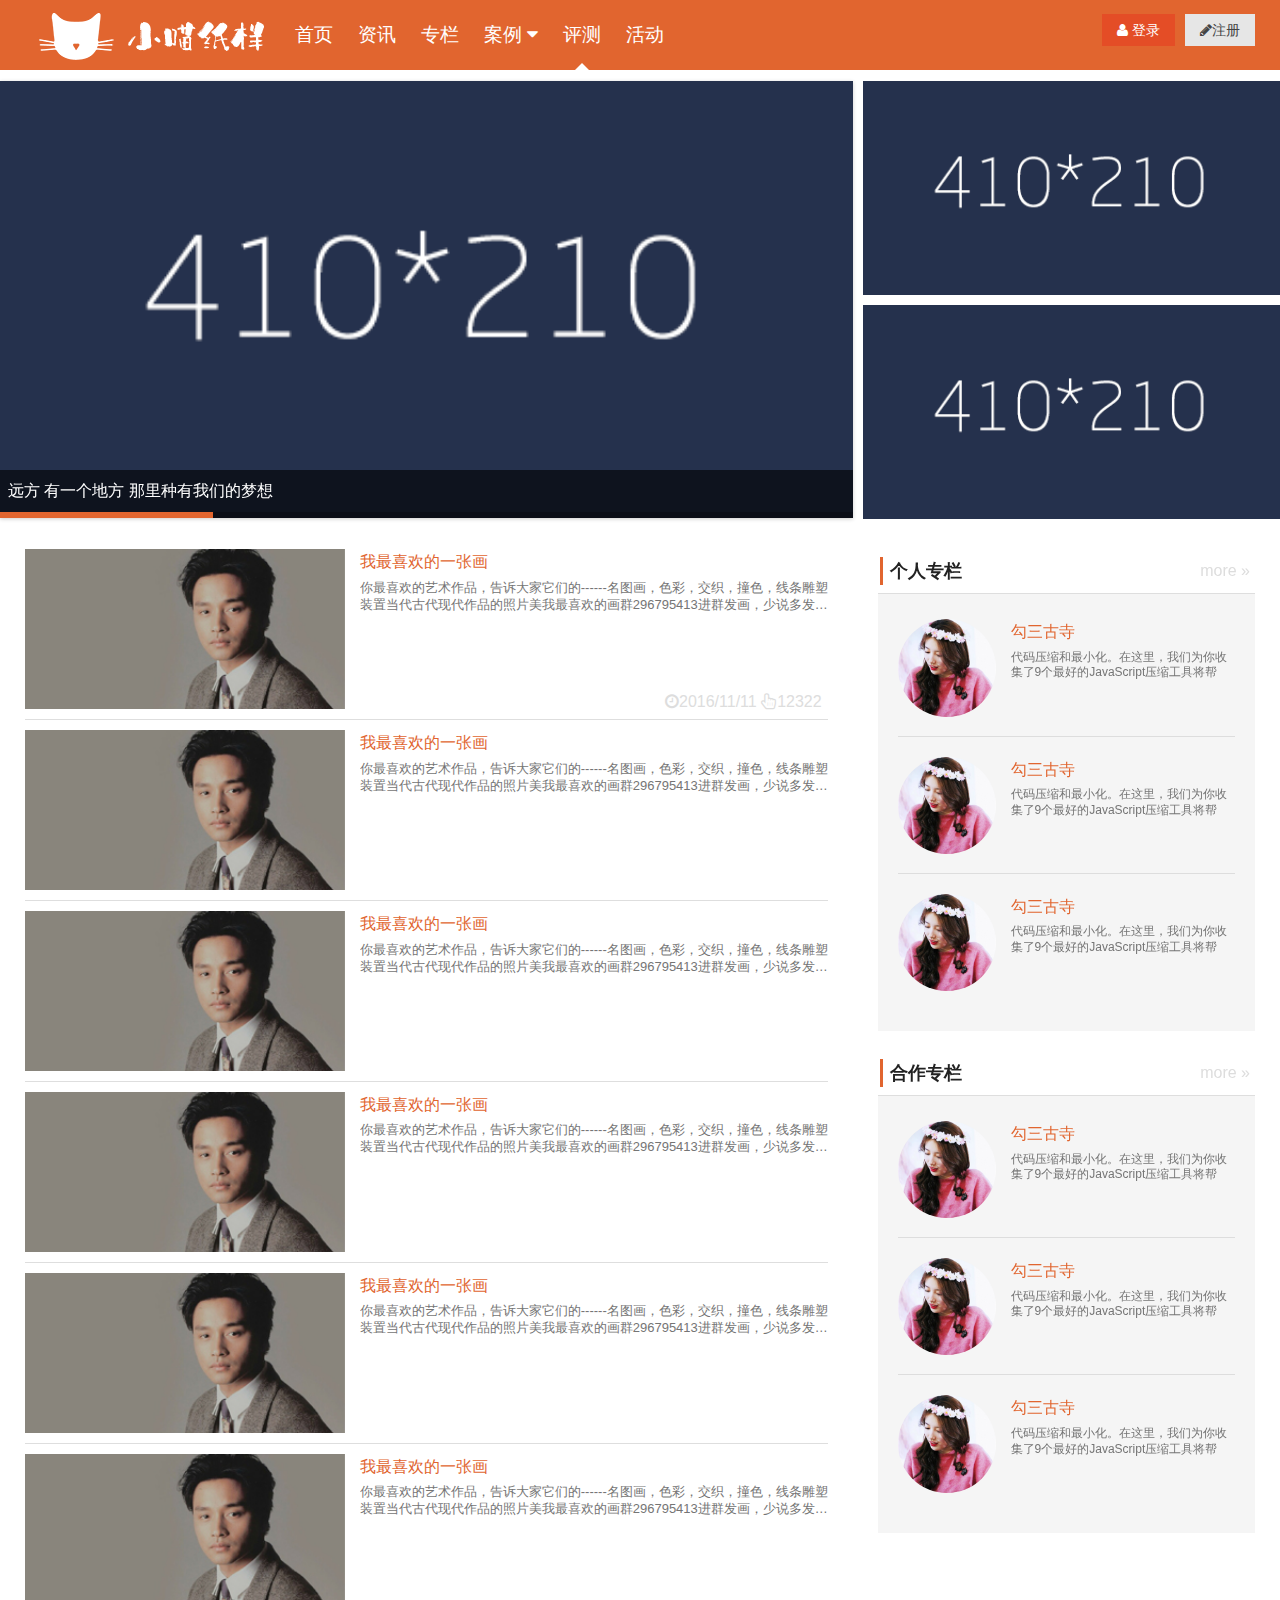
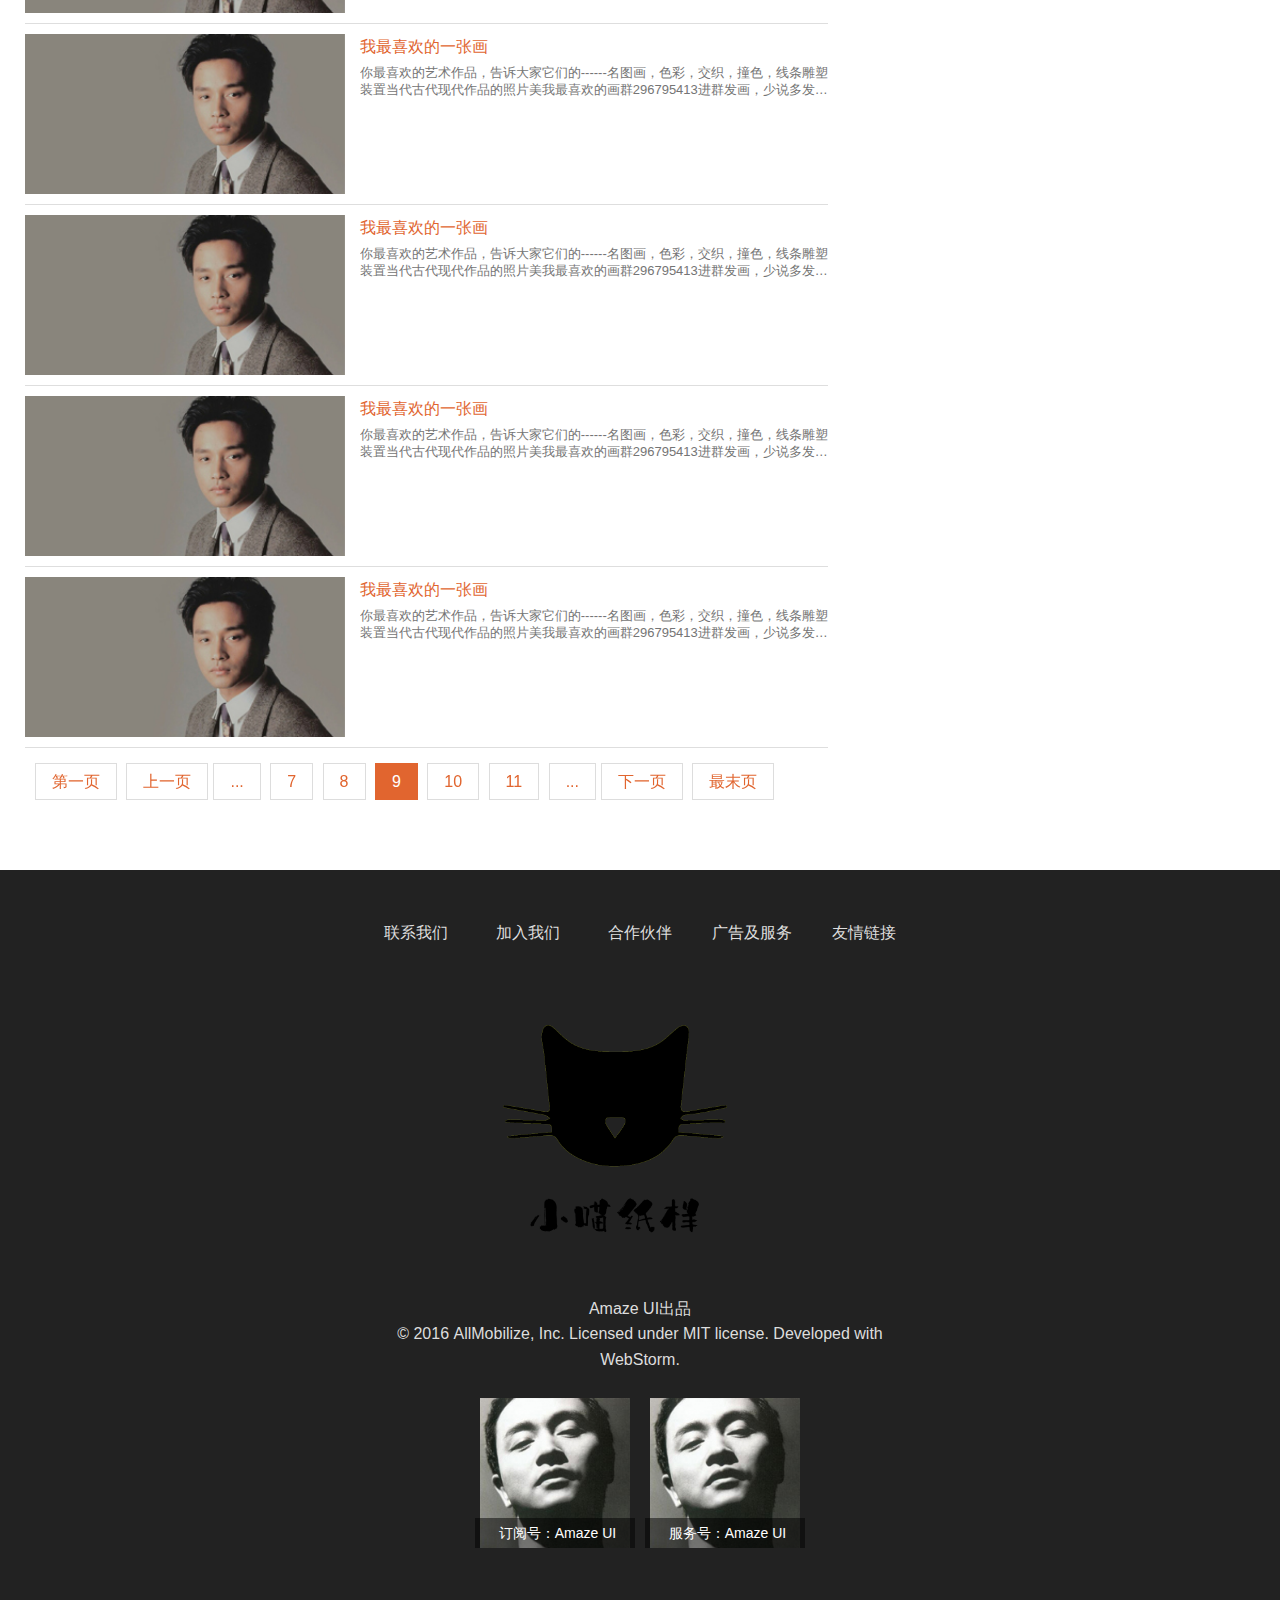
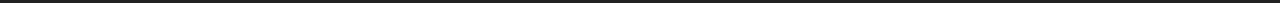
<file: profile.html>
<!doctype html>
<html class="no-js">
<head>
    <meta charset="utf-8">
    <meta http-equiv="X-UA-Compatible" content="IE=edge">
    <meta name="keywords" content="" />
    <meta name="description" content="" />
    <meta name="viewport" content="width=device-width, initial-scale=1">
    <title></title>

    <!--360 browser -->
    <meta name="renderer" content="webkit">
    <meta name="author" content="wos">
    <!-- Android -->
    <meta name="mobile-web-app-capable" content="yes">
    <link rel="icon" sizes="192x192" href="images/i/app.png">
    <!--Safari on iOS -->
    <meta name="apple-mobile-web-app-capable" content="yes">
    <meta name="apple-mobile-web-app-status-bar-style" content="black">
    <meta name="apple-mobile-web-app-title" content="Amaze UI"/>
    <link rel="apple-touch-icon-precomposed" href="images/i/app.png">
    <!--Win8 or 10 -->
    <meta name="msapplication-TileImage" content="images/i/app.png">
    <meta name="msapplication-TileColor" content="#e1652f">

    <link rel="icon" type="image/png" href="images/i/favicon.png">
    <link rel="stylesheet" href="assets/css/amazeui.min.css">
    <link rel="stylesheet" href="css/public.css">

    <!--[if (gte IE 9)|!(IE)]><!-->
    <script src="assets/js/jquery.min.js"></script>
    <!--<![endif]-->
    <!--[if lte IE 8 ]>
    <script src="http://libs.baidu.com/jquery/1.11.3/jquery.min.js"></script>
    <script src="http://cdn.staticfile.org/modernizr/2.8.3/modernizr.js"></script>
    <script src="assets/js/amazeui.ie8polyfill.min.js"></script>
    <![endif]-->
    <script src="assets/js/amazeui.min.js"></script>
    <script src="js/public.js"></script>
</head>
<body>

<header class="am-topbar am-topbar-fixed-top wos-header">
    <div class="am-container">
        <h1 class="am-topbar-brand">
            <a href="#"><img src="images/logo.png" alt=""></a>
        </h1>

        <button class="am-topbar-btn am-topbar-toggle am-btn am-btn-sm am-btn-warning am-show-sm-only"
                data-am-collapse="{target: '#collapse-head'}">
            <span class="am-sr-only">导航切换</span>
            <span class="am-icon-bars"></span>
        </button>

        <div class="am-collapse am-topbar-collapse" id="collapse-head">
            <ul class="am-nav am-nav-pills am-topbar-nav">
                <li><a href="index.html">首页</a></li>
                <li><a href="#">资讯</a></li>
                <li><a href="#">专栏</a></li>
                <li class="am-dropdown" data-am-dropdown>
                    <a class="am-dropdown-toggle" data-am-dropdown-toggle href="javascript:;">
                        案例 <span class="am-icon-caret-down"></span>
                    </a>
                    <ul class="am-dropdown-content">
                        <li class="am-dropdown-header">案例</li>
                        <li><a href="#">1. 游戏案例</a></li>
                        <li><a href="#">2. 营销案例</a></li>
                        <li><a href="#">3. 工具案例</a></li>
                    </ul>
                </li>
                <li class="am-active"><a href="#">评测</a></li>
                <li><a href="#">活动</a></li>
            </ul>

            <div class="am-topbar-right">
                <button class="am-btn am-btn-default am-topbar-btn am-btn-sm"><span class="am-icon-pencil"></span>注册</button>
            </div>

            <div class="am-topbar-right">
                <button class="am-btn am-btn-danger am-topbar-btn am-btn-sm"><span class="am-icon-user"></span> 登录</button>
            </div>
        </div>
    </div>
</header>
<!--banner-->
<div class="banner">
    <div class="am-g am-container padding-none">
        <div class="am-u-sm-12 am-u-md-12 am-u-lg-8 padding-none">
            <div data-am-widget="slider" class="am-slider am-slider-c1" data-am-slider='{"directionNav":false}' >
                <ul class="am-slides">
                    <li>
                        <img src="Temp-images/tad3.png">
                        <div class="am-slider-desc">远方 有一个地方 那里种有我们的梦想</div>
                    </li>
                    <li>
                        <img src="Temp-images/tad3.png">
                        <div class="am-slider-desc">某天 也许会相遇 相遇在这个好地方</div>

                    </li>
                    <li>
                        <img src="Temp-images/tad3.png">
                        <div class="am-slider-desc">不要太担心 只因为我相信 终会走过这条遥远的道路</div>

                    </li>
                    <li>
                        <img src="Temp-images/tad3.png">
                        <div class="am-slider-desc">OH PARA PARADISE 是否那么重要 你是否那么地遥远</div>

                    </li>
                </ul>
            </div>

        </div>
        <div class="am-u-sm-0 am-u-md-0 am-u-lg-4 padding-none lrad">
            <ul class="am-avg-sm-1 am-avg-md-2 am-avg-lg-1">
                <li class="ms"><img src="Temp-images/tad3.png" class="am-img-responsive"></li>
                <li><img src="Temp-images/tad3.png" class="am-img-responsive"></li>
            </ul>
        </div>
    </div>
</div>



<div class="am-g am-container padding-none">
    <div class="am-u-sm-12 am-u-md-12 am-u-lg-8">
        <div data-am-widget="list_news" class="am-list-news am-list-news-default ">
            <div class="am-list-news-bd">
                <ul class="am-list">
                    <li class="am-g am-list-item-desced am-list-item-thumbed am-list-item-thumb-left" style="border-top: 0px">
                        <div class="am-u-sm-5 am-list-thumb">
                            <a href="http://www.douban.com/online/11624755/">
                                <img src="Temp-images/b2.jpg" alt="我最喜欢的一张画"/>
                            </a>
                        </div>

                        <div class=" am-u-sm-7 am-list-main">
                            <h3 class="am-list-item-hd"><a href="http://www.douban.com/online/11624755/">我最喜欢的一张画</a></h3>

                            <div class="am-list-item-text">你最喜欢的艺术作品，告诉大家它们的------名图画，色彩，交织，撞色，线条雕塑装置当代古代现代作品的照片美我最喜欢的画群296795413进群发画，少说多发图，</div>

                        </div>
                    </li>
                    <div class="newsico am-fr">
                        <i class="am-icon-clock-o">2016/11/11</i>
                        <i class="am-icon-hand-pointer-o">12322</i>
                    </div>



                    <li class="am-g am-list-item-desced am-list-item-thumbed am-list-item-thumb-left" >
                        <div class="am-u-sm-5 am-list-thumb">
                            <a href="http://www.douban.com/online/11624755/">
                                <img src="Temp-images/b2.jpg" alt="我最喜欢的一张画"/>
                            </a>
                        </div>

                        <div class=" am-u-sm-7 am-list-main">
                            <h3 class="am-list-item-hd"><a href="http://www.douban.com/online/11624755/">我最喜欢的一张画</a></h3>

                            <div class="am-list-item-text">你最喜欢的艺术作品，告诉大家它们的------名图画，色彩，交织，撞色，线条雕塑装置当代古代现代作品的照片美我最喜欢的画群296795413进群发画，少说多发图，</div>

                        </div>
                    </li>

                    <li class="am-g am-list-item-desced am-list-item-thumbed am-list-item-thumb-left" >
                        <div class="am-u-sm-5 am-list-thumb">
                            <a href="http://www.douban.com/online/11624755/">
                                <img src="Temp-images/b2.jpg" alt="我最喜欢的一张画"/>
                            </a>
                        </div>

                        <div class=" am-u-sm-7 am-list-main">
                            <h3 class="am-list-item-hd"><a href="http://www.douban.com/online/11624755/">我最喜欢的一张画</a></h3>

                            <div class="am-list-item-text">你最喜欢的艺术作品，告诉大家它们的------名图画，色彩，交织，撞色，线条雕塑装置当代古代现代作品的照片美我最喜欢的画群296795413进群发画，少说多发图，</div>

                        </div>
                    </li>

                    <li class="am-g am-list-item-desced am-list-item-thumbed am-list-item-thumb-left" >
                        <div class="am-u-sm-5 am-list-thumb">
                            <a href="http://www.douban.com/online/11624755/">
                                <img src="Temp-images/b2.jpg" alt="我最喜欢的一张画"/>
                            </a>
                        </div>

                        <div class=" am-u-sm-7 am-list-main">
                            <h3 class="am-list-item-hd"><a href="http://www.douban.com/online/11624755/">我最喜欢的一张画</a></h3>

                            <div class="am-list-item-text">你最喜欢的艺术作品，告诉大家它们的------名图画，色彩，交织，撞色，线条雕塑装置当代古代现代作品的照片美我最喜欢的画群296795413进群发画，少说多发图，</div>

                        </div>
                    </li>

                    <li class="am-g am-list-item-desced am-list-item-thumbed am-list-item-thumb-left" >
                        <div class="am-u-sm-5 am-list-thumb">
                            <a href="http://www.douban.com/online/11624755/">
                                <img src="Temp-images/b2.jpg" alt="我最喜欢的一张画"/>
                            </a>
                        </div>

                        <div class=" am-u-sm-7 am-list-main">
                            <h3 class="am-list-item-hd"><a href="http://www.douban.com/online/11624755/">我最喜欢的一张画</a></h3>

                            <div class="am-list-item-text">你最喜欢的艺术作品，告诉大家它们的------名图画，色彩，交织，撞色，线条雕塑装置当代古代现代作品的照片美我最喜欢的画群296795413进群发画，少说多发图，</div>

                        </div>
                    </li>

                    <li class="am-g am-list-item-desced am-list-item-thumbed am-list-item-thumb-left" >
                        <div class="am-u-sm-5 am-list-thumb">
                            <a href="http://www.douban.com/online/11624755/">
                                <img src="Temp-images/b2.jpg" alt="我最喜欢的一张画"/>
                            </a>
                        </div>

                        <div class=" am-u-sm-7 am-list-main">
                            <h3 class="am-list-item-hd"><a href="http://www.douban.com/online/11624755/">我最喜欢的一张画</a></h3>

                            <div class="am-list-item-text">你最喜欢的艺术作品，告诉大家它们的------名图画，色彩，交织，撞色，线条雕塑装置当代古代现代作品的照片美我最喜欢的画群296795413进群发画，少说多发图，</div>

                        </div>
                    </li>

                    <li class="am-g am-list-item-desced am-list-item-thumbed am-list-item-thumb-left" >
                        <div class="am-u-sm-5 am-list-thumb">
                            <a href="http://www.douban.com/online/11624755/">
                                <img src="Temp-images/b2.jpg" alt="我最喜欢的一张画"/>
                            </a>
                        </div>

                        <div class=" am-u-sm-7 am-list-main">
                            <h3 class="am-list-item-hd"><a href="http://www.douban.com/online/11624755/">我最喜欢的一张画</a></h3>

                            <div class="am-list-item-text">你最喜欢的艺术作品，告诉大家它们的------名图画，色彩，交织，撞色，线条雕塑装置当代古代现代作品的照片美我最喜欢的画群296795413进群发画，少说多发图，</div>

                        </div>
                    </li>

                    <li class="am-g am-list-item-desced am-list-item-thumbed am-list-item-thumb-left" >
                        <div class="am-u-sm-5 am-list-thumb">
                            <a href="http://www.douban.com/online/11624755/">
                                <img src="Temp-images/b2.jpg" alt="我最喜欢的一张画"/>
                            </a>
                        </div>

                        <div class=" am-u-sm-7 am-list-main">
                            <h3 class="am-list-item-hd"><a href="http://www.douban.com/online/11624755/">我最喜欢的一张画</a></h3>

                            <div class="am-list-item-text">你最喜欢的艺术作品，告诉大家它们的------名图画，色彩，交织，撞色，线条雕塑装置当代古代现代作品的照片美我最喜欢的画群296795413进群发画，少说多发图，</div>

                        </div>
                    </li>
                    <li class="am-g am-list-item-desced am-list-item-thumbed am-list-item-thumb-left" >
                        <div class="am-u-sm-5 am-list-thumb">
                            <a href="http://www.douban.com/online/11624755/">
                                <img src="Temp-images/b2.jpg" alt="我最喜欢的一张画"/>
                            </a>
                        </div>

                        <div class=" am-u-sm-7 am-list-main">
                            <h3 class="am-list-item-hd"><a href="http://www.douban.com/online/11624755/">我最喜欢的一张画</a></h3>

                            <div class="am-list-item-text">你最喜欢的艺术作品，告诉大家它们的------名图画，色彩，交织，撞色，线条雕塑装置当代古代现代作品的照片美我最喜欢的画群296795413进群发画，少说多发图，</div>

                        </div>
                    </li>
                    <li class="am-g am-list-item-desced am-list-item-thumbed am-list-item-thumb-left" >
                        <div class="am-u-sm-5 am-list-thumb">
                            <a href="http://www.douban.com/online/11624755/">
                                <img src="Temp-images/b2.jpg" alt="我最喜欢的一张画"/>
                            </a>
                        </div>

                        <div class=" am-u-sm-7 am-list-main">
                            <h3 class="am-list-item-hd"><a href="http://www.douban.com/online/11624755/">我最喜欢的一张画</a></h3>

                            <div class="am-list-item-text">你最喜欢的艺术作品，告诉大家它们的------名图画，色彩，交织，撞色，线条雕塑装置当代古代现代作品的照片美我最喜欢的画群296795413进群发画，少说多发图，</div>

                        </div>
                    </li>

                </ul>

                <ul data-am-widget="pagination" class="am-pagination am-pagination-default">

                    <li class="am-pagination-first ">
                        <a href="#" class="">第一页</a>
                    </li>

                    <li class="am-pagination-prev ">
                        <a href="#" class="">上一页</a>
                    </li>


                    <li class="">
                        <a href="#" class="">1</a>
                    </li>
                    <li >
                        <a href="#">2</a>
                    </li>
                    <li class="">
                        <a href="#" class="">3</a>
                    </li>
                    <li class="">
                        <a href="#" class="">4</a>
                    </li>
                    <li class="">
                        <a href="#" class="">5</a>
                    </li>
                    <li class="">
                        <a href="#" class="">6</a>
                    </li>
                    <li class="">
                        <a href="#" class="">7</a>
                    </li>
                    <li class="">
                        <a href="#" class="">8</a>
                    </li>
                    <li class="am-active">
                        <a href="#">9</a>
                    </li>
                    <li class="">
                        <a href="#" class="">10</a>
                    </li>
                    <li class="">
                        <a href="#" class="">11</a>
                    </li>
                    <li class="">
                        <a href="#" class="">12</a>
                    </li>
                    <li class="">
                        <a href="#" class="">13</a>
                    </li>
                    <li class="">
                        <a href="#" class="">14</a>
                    </li>
                    <li class="">
                        <a href="#" class="">15</a>
                    </li>
                    <li class="">
                        <a href="#" class="">16</a>
                    </li>


                    <li class="am-pagination-next ">
                        <a href="#" class="">下一页</a>
                    </li>

                    <li class="am-pagination-last ">
                        <a href="#" class="">最末页</a>
                    </li>
                </ul>
            </div>
        </div>
    </div>
    <div class="am-u-sm-0 am-u-md-0 am-u-lg-4 ">
        <div data-am-widget="titlebar" class="am-titlebar am-titlebar-default">
            <h2 class="am-titlebar-title ">
                个人专栏
            </h2>
            <nav class="am-titlebar-nav">
                <a href="#more">more &raquo;</a>
            </nav>
        </div>

        <div data-am-widget="list_news" class="am-list-news am-list-news-default right-bg">
            <ul class="am-list"  >
                <li class="am-g am-list-item-desced am-list-item-thumbed am-list-item-thumb-left">
                    <div class="am-u-sm-4 am-list-thumb">
                        <a href="http://www.douban.com/online/11624755/">
                            <img src="Temp-images/face.jpg" class="face"/>
                        </a>
                    </div>

                    <div class=" am-u-sm-8 am-list-main">
                        <h3 class="am-list-item-hd"><a href="http://www.douban.com/online/11624755/">勾三古寺</a></h3>

                        <div class="am-list-item-text">代码压缩和最小化。在这里，我们为你收集了9个最好的JavaScript压缩工具将帮</div>
                    </div>
                </li>
                <hr data-am-widget="divider" style="" class="am-divider am-divider-default" />
                <li class="am-g am-list-item-desced am-list-item-thumbed am-list-item-thumb-left">
                    <div class="am-u-sm-4 am-list-thumb">
                        <a href="http://www.douban.com/online/11624755/">
                            <img src="Temp-images/face.jpg" class="face"/>
                        </a>
                    </div>

                    <div class=" am-u-sm-8 am-list-main">
                        <h3 class="am-list-item-hd"><a href="http://www.douban.com/online/11624755/">勾三古寺</a></h3>

                        <div class="am-list-item-text">代码压缩和最小化。在这里，我们为你收集了9个最好的JavaScript压缩工具将帮</div>

                    </div>
                </li>
                <hr data-am-widget="divider" style="" class="am-divider am-divider-default" />
                <li class="am-g am-list-item-desced am-list-item-thumbed am-list-item-thumb-left">
                    <div class="am-u-sm-4 am-list-thumb">
                        <a href="http://www.douban.com/online/11624755/">
                            <img src="Temp-images/face.jpg" class="face"/>
                        </a>
                    </div>

                    <div class=" am-u-sm-8 am-list-main">
                        <h3 class="am-list-item-hd"><a href="http://www.douban.com/online/11624755/">勾三古寺</a></h3>

                        <div class="am-list-item-text">代码压缩和最小化。在这里，我们为你收集了9个最好的JavaScript压缩工具将帮</div>

                    </div>
                </li>
            </ul>
        </div>

        <div data-am-widget="titlebar" class="am-titlebar am-titlebar-default">
            <h2 class="am-titlebar-title ">
                合作专栏
            </h2>
            <nav class="am-titlebar-nav">
                <a href="#more">more &raquo;</a>
            </nav>
        </div>

        <div data-am-widget="list_news" class="am-list-news am-list-news-default right-bg">
            <ul class="am-list">
                <li class="am-g am-list-item-desced am-list-item-thumbed am-list-item-thumb-left">
                    <div class="am-u-sm-4 am-list-thumb">
                        <a href="http://www.douban.com/online/11624755/">
                            <img src="Temp-images/face.jpg" class="face"/>
                        </a>
                    </div>

                    <div class=" am-u-sm-8 am-list-main">
                        <h3 class="am-list-item-hd"><a href="http://www.douban.com/online/11624755/">勾三古寺</a></h3>

                        <div class="am-list-item-text">代码压缩和最小化。在这里，我们为你收集了9个最好的JavaScript压缩工具将帮</div>
                    </div>
                </li>
                <hr data-am-widget="divider" style="" class="am-divider am-divider-default" />
                <li class="am-g am-list-item-desced am-list-item-thumbed am-list-item-thumb-left">
                    <div class="am-u-sm-4 am-list-thumb">
                        <a href="http://www.douban.com/online/11624755/">
                            <img src="Temp-images/face.jpg" class="face"/>
                        </a>
                    </div>

                    <div class=" am-u-sm-8 am-list-main">
                        <h3 class="am-list-item-hd"><a href="http://www.douban.com/online/11624755/">勾三古寺</a></h3>

                        <div class="am-list-item-text">代码压缩和最小化。在这里，我们为你收集了9个最好的JavaScript压缩工具将帮</div>

                    </div>
                </li>
                <hr data-am-widget="divider" style="" class="am-divider am-divider-default" />
                <li class="am-g am-list-item-desced am-list-item-thumbed am-list-item-thumb-left">
                    <div class="am-u-sm-4 am-list-thumb">
                        <a href="http://www.douban.com/online/11624755/">
                            <img src="Temp-images/face.jpg" class="face"/>
                        </a>
                    </div>

                    <div class=" am-u-sm-8 am-list-main">
                        <h3 class="am-list-item-hd"><a href="http://www.douban.com/online/11624755/">勾三古寺</a></h3>

                        <div class="am-list-item-text">代码压缩和最小化。在这里，我们为你收集了9个最好的JavaScript压缩工具将帮</div>

                    </div>
                </li>
            </ul>
        </div>
    </div>
</div>


<div data-am-widget="gotop" class="am-gotop am-gotop-fixed" >
    <a href="#top" title="回到顶部">
        <span class="am-gotop-title">回到顶部</span>
        <i class="am-gotop-icon am-icon-chevron-up"></i>
    </a>
</div>

<footer>
    <div class="content">
        <ul class="am-avg-sm-5 am-avg-md-5 am-avg-lg-5 am-thumbnails">
            <li><a href="#">联系我们</a></li>
            <li><a href="#">加入我们</a></li>
            <li><a href="#">合作伙伴</a></li>
            <li><a href="#">广告及服务</a></li>
            <li><a href="#">友情链接</a></li>
        </ul>
        <div class="btnlogo"><img src="images/btnlogo.png"/></div>
        <p>Amaze UI出品<br>© 2016 AllMobilize, Inc. Licensed under MIT license. Developed with WebStorm.</p>
        <div class="w2div">
            <ul data-am-widget="gallery" class="am-gallery am-avg-sm-2
  am-avg-md-2 am-avg-lg-2 am-gallery-overlay" data-am-gallery="{ pureview: true }" >
                <li class="w2">
                    <div class="am-gallery-item">
                        <a href="Temp-images/dd.jpg">
                            <img src="Temp-images/dd.jpg" />
                            <h3 class="am-gallery-title">订阅号：Amaze UI</h3>
                        </a>
                    </div>
                </li>
                <li   class="w2">
                    <div class="am-gallery-item">
                        <a href="Temp-images/dd.jpg">
                            <img src="Temp-images/dd.jpg"/>
                            <h3 class="am-gallery-title">服务号：Amaze UI</h3>
                        </a>
                    </div>
                </li>
            </ul>
        </div>
    </div>
</footer>
</body>
</html>
</file>
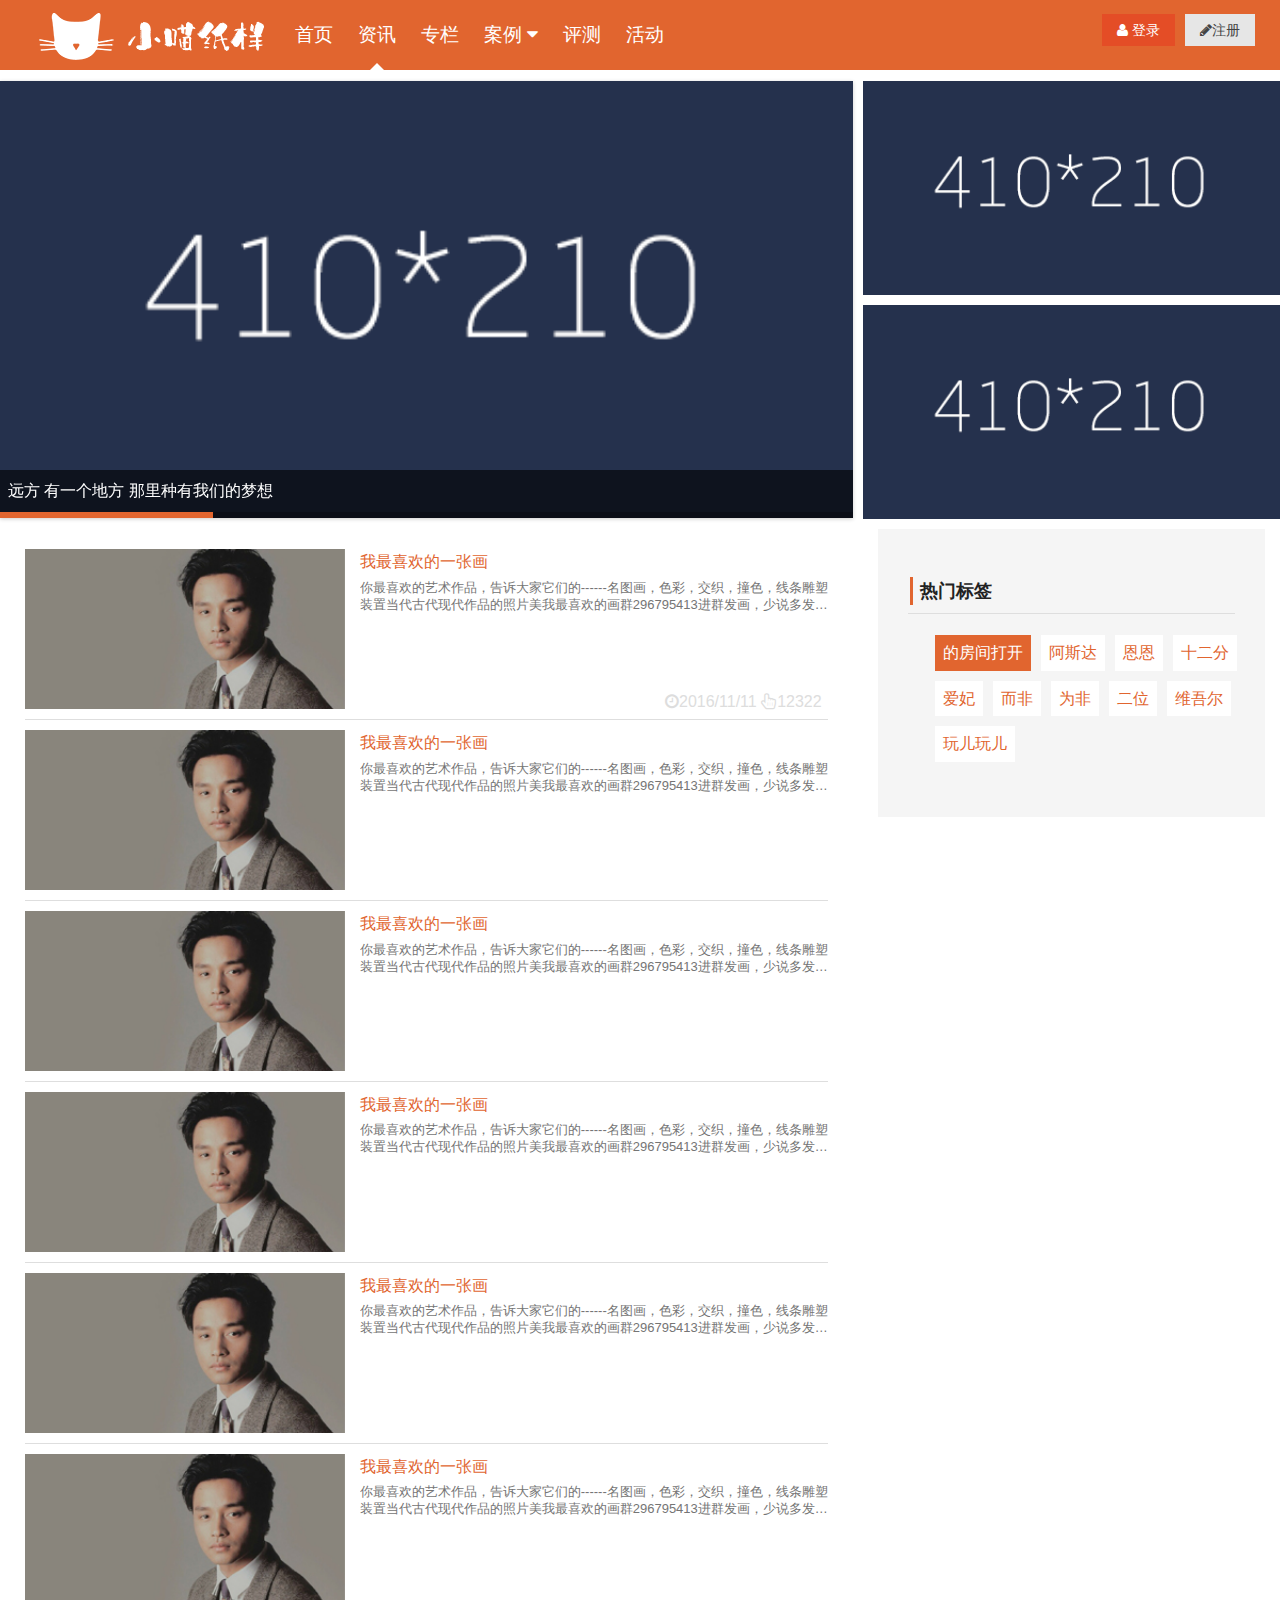
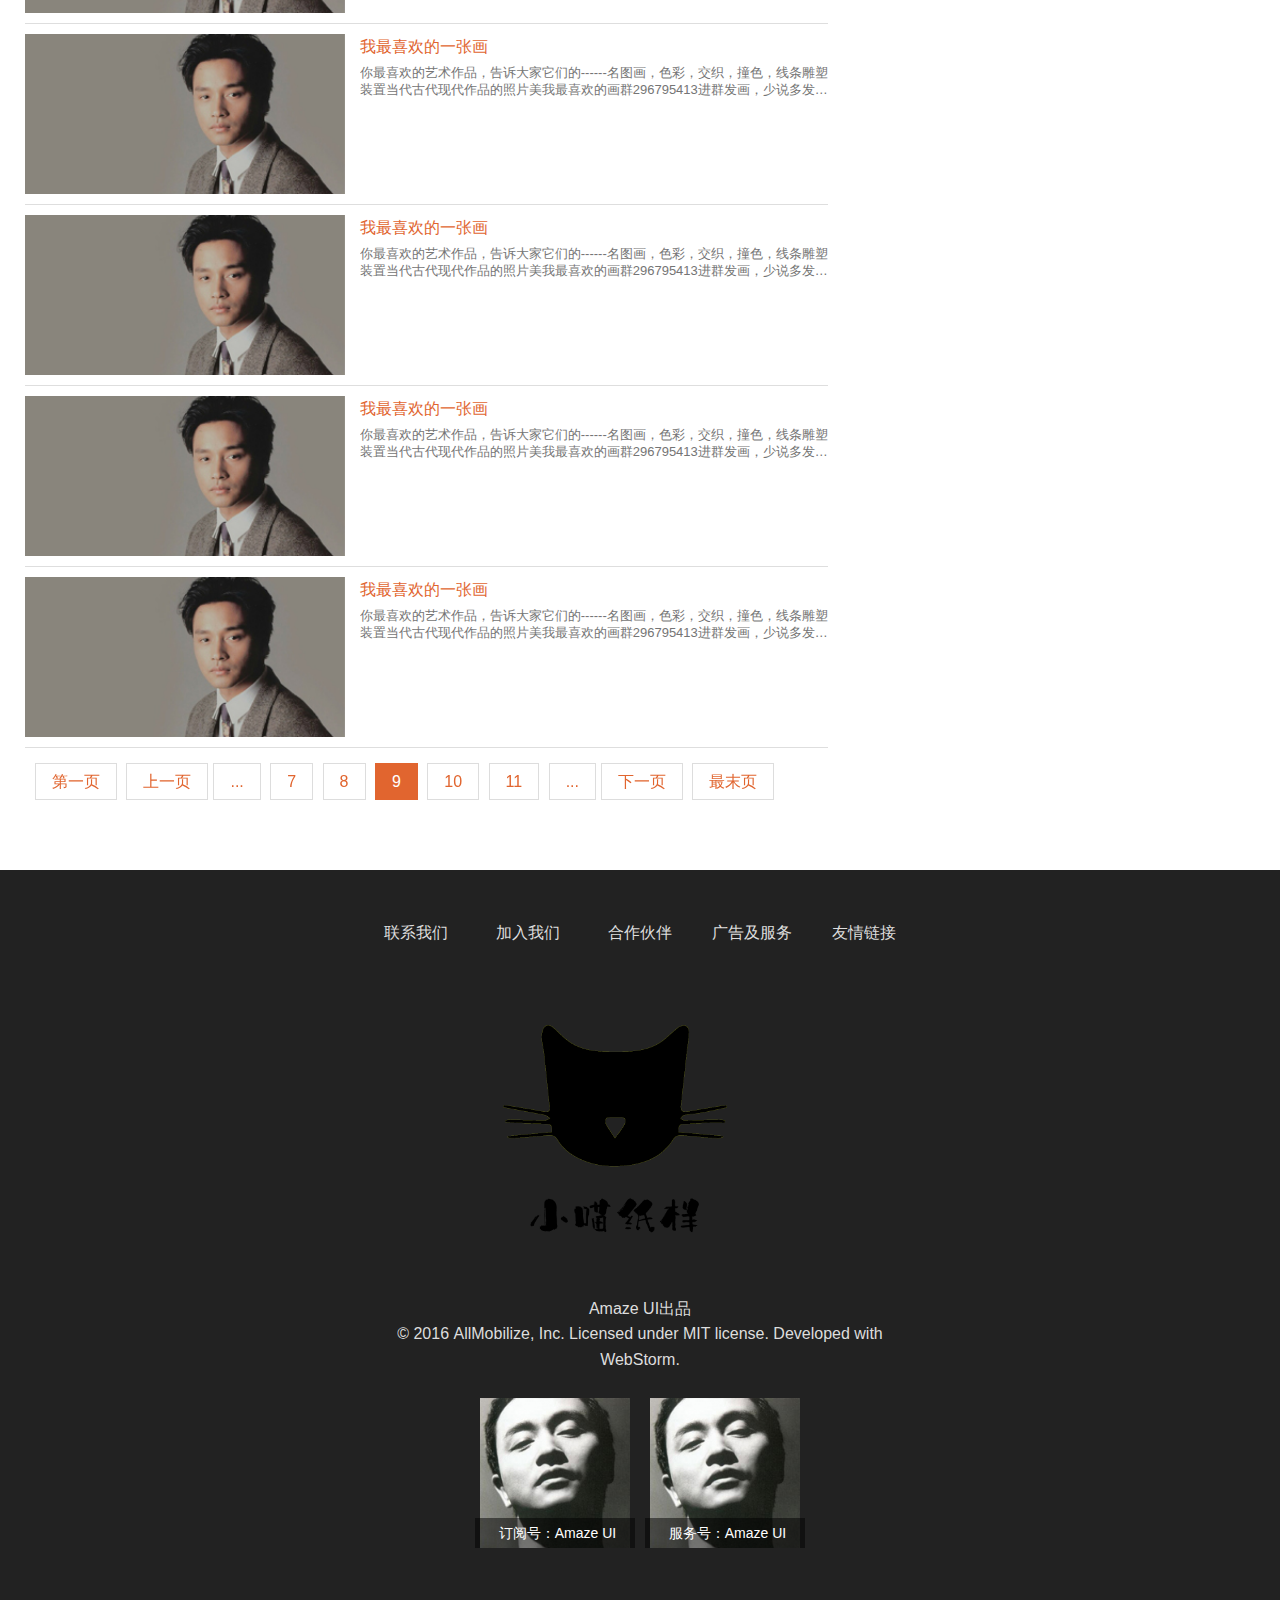
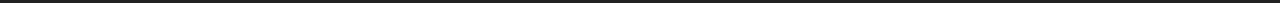
<file: zixun.html>
<!doctype html>
<html class="no-js">
<head>
    <meta charset="utf-8">
    <meta http-equiv="X-UA-Compatible" content="IE=edge">
    <meta name="keywords" content="" />
    <meta name="description" content="" />
    <meta name="viewport" content="width=device-width, initial-scale=1">
    <title></title>

    <!--360 browser -->
    <meta name="renderer" content="webkit">
    <meta name="author" content="wos">
    <!-- Android -->
    <meta name="mobile-web-app-capable" content="yes">
    <link rel="icon" sizes="192x192" href="images/i/app.png">
    <!--Safari on iOS -->
    <meta name="apple-mobile-web-app-capable" content="yes">
    <meta name="apple-mobile-web-app-status-bar-style" content="black">
    <meta name="apple-mobile-web-app-title" content="Amaze UI"/>
    <link rel="apple-touch-icon-precomposed" href="images/i/app.png">
    <!--Win8 or 10 -->
    <meta name="msapplication-TileImage" content="images/i/app.png">
    <meta name="msapplication-TileColor" content="#e1652f">

    <link rel="icon" type="image/png" href="images/i/favicon.png">
    <link rel="stylesheet" href="assets/css/amazeui.min.css">
    <link rel="stylesheet" href="css/public.css">

    <!--[if (gte IE 9)|!(IE)]><!-->
    <script src="assets/js/jquery.min.js"></script>
    <!--<![endif]-->
    <!--[if lte IE 8 ]>
    <script src="http://libs.baidu.com/jquery/1.11.3/jquery.min.js"></script>
    <script src="http://cdn.staticfile.org/modernizr/2.8.3/modernizr.js"></script>
    <script src="assets/js/amazeui.ie8polyfill.min.js"></script>
    <![endif]-->
    <script src="assets/js/amazeui.min.js"></script>
    <script src="js/public.js"></script>
</head>
<body>

<header class="am-topbar am-topbar-fixed-top wos-header">
    <div class="am-container">
        <h1 class="am-topbar-brand">
            <a href="#"><img src="images/logo.png" alt=""></a>
        </h1>

        <button class="am-topbar-btn am-topbar-toggle am-btn am-btn-sm am-btn-warning am-show-sm-only"
                data-am-collapse="{target: '#collapse-head'}">
            <span class="am-sr-only">导航切换</span>
            <span class="am-icon-bars"></span>
        </button>

        <div class="am-collapse am-topbar-collapse" id="collapse-head">
            <ul class="am-nav am-nav-pills am-topbar-nav">
                <li><a href="index.html">首页</a></li>
                <li class="am-active"><a href="#">资讯</a></li>
                <li><a href="#">专栏</a></li>
                <li class="am-dropdown" data-am-dropdown>
                    <a class="am-dropdown-toggle" data-am-dropdown-toggle href="javascript:;">
                        案例 <span class="am-icon-caret-down"></span>
                    </a>
                    <ul class="am-dropdown-content">
                        <li class="am-dropdown-header">案例</li>
                        <li><a href="#">1. 游戏案例</a></li>
                        <li><a href="#">2. 营销案例</a></li>
                        <li><a href="#">3. 工具案例</a></li>
                    </ul>
                </li>
                <li><a href="#">评测</a></li>
                <li><a href="#">活动</a></li>
            </ul>

            <div class="am-topbar-right">
                <button class="am-btn am-btn-default am-topbar-btn am-btn-sm"><span class="am-icon-pencil"></span>注册</button>
            </div>

            <div class="am-topbar-right">
                <button class="am-btn am-btn-danger am-topbar-btn am-btn-sm"><span class="am-icon-user"></span> 登录</button>
            </div>
        </div>
    </div>
</header>
<!--banner-->
<div class="banner">
    <div class="am-g am-container padding-none">
        <div class="am-u-sm-12 am-u-md-12 am-u-lg-8 padding-none">
            <div data-am-widget="slider" class="am-slider am-slider-c1" data-am-slider='{"directionNav":false}' >
                <ul class="am-slides">
                    <li>
                        <img src="Temp-images/tad3.png">
                        <div class="am-slider-desc">远方 有一个地方 那里种有我们的梦想</div>
                    </li>
                    <li>
                        <img src="Temp-images/tad3.png">
                        <div class="am-slider-desc">某天 也许会相遇 相遇在这个好地方</div>

                    </li>
                    <li>
                        <img src="Temp-images/tad3.png">
                        <div class="am-slider-desc">不要太担心 只因为我相信 终会走过这条遥远的道路</div>

                    </li>
                    <li>
                        <img src="Temp-images/tad3.png">
                        <div class="am-slider-desc">OH PARA PARADISE 是否那么重要 你是否那么地遥远</div>

                    </li>
                </ul>
            </div>

        </div>
        <div class="am-u-sm-0 am-u-md-0 am-u-lg-4 padding-none lrad">
            <ul class="am-avg-sm-1 am-avg-md-2 am-avg-lg-1">
                <li class="ms"><img src="Temp-images/tad3.png" class="am-img-responsive"></li>
                <li><img src="Temp-images/tad3.png" class="am-img-responsive"></li>
            </ul>
        </div>
    </div>
</div>



<div class="am-g am-container padding-none">
    <div class="am-u-sm-12 am-u-md-12 am-u-lg-8">
        <div data-am-widget="list_news" class="am-list-news am-list-news-default ">
            <div class="am-list-news-bd">
                <ul class="am-list">
                    <li class="am-g am-list-item-desced am-list-item-thumbed am-list-item-thumb-left" style="border-top: 0px">
                        <div class="am-u-sm-5 am-list-thumb">
                            <a href="http://www.douban.com/online/11624755/">
                                <img src="Temp-images/b2.jpg" alt="我最喜欢的一张画"/>
                            </a>
                        </div>

                        <div class=" am-u-sm-7 am-list-main">
                            <h3 class="am-list-item-hd"><a href="http://www.douban.com/online/11624755/">我最喜欢的一张画</a></h3>

                            <div class="am-list-item-text">你最喜欢的艺术作品，告诉大家它们的------名图画，色彩，交织，撞色，线条雕塑装置当代古代现代作品的照片美我最喜欢的画群296795413进群发画，少说多发图，</div>

                        </div>
                    </li>
                    <div class="newsico am-fr">
                        <i class="am-icon-clock-o">2016/11/11</i>
                        <i class="am-icon-hand-pointer-o">12322</i>
                    </div>



                    <li class="am-g am-list-item-desced am-list-item-thumbed am-list-item-thumb-left" >
                        <div class="am-u-sm-5 am-list-thumb">
                            <a href="http://www.douban.com/online/11624755/">
                                <img src="Temp-images/b2.jpg" alt="我最喜欢的一张画"/>
                            </a>
                        </div>

                        <div class=" am-u-sm-7 am-list-main">
                            <h3 class="am-list-item-hd"><a href="http://www.douban.com/online/11624755/">我最喜欢的一张画</a></h3>

                            <div class="am-list-item-text">你最喜欢的艺术作品，告诉大家它们的------名图画，色彩，交织，撞色，线条雕塑装置当代古代现代作品的照片美我最喜欢的画群296795413进群发画，少说多发图，</div>

                        </div>
                    </li>

                    <li class="am-g am-list-item-desced am-list-item-thumbed am-list-item-thumb-left" >
                        <div class="am-u-sm-5 am-list-thumb">
                            <a href="http://www.douban.com/online/11624755/">
                                <img src="Temp-images/b2.jpg" alt="我最喜欢的一张画"/>
                            </a>
                        </div>

                        <div class=" am-u-sm-7 am-list-main">
                            <h3 class="am-list-item-hd"><a href="http://www.douban.com/online/11624755/">我最喜欢的一张画</a></h3>

                            <div class="am-list-item-text">你最喜欢的艺术作品，告诉大家它们的------名图画，色彩，交织，撞色，线条雕塑装置当代古代现代作品的照片美我最喜欢的画群296795413进群发画，少说多发图，</div>

                        </div>
                    </li>

                    <li class="am-g am-list-item-desced am-list-item-thumbed am-list-item-thumb-left" >
                        <div class="am-u-sm-5 am-list-thumb">
                            <a href="http://www.douban.com/online/11624755/">
                                <img src="Temp-images/b2.jpg" alt="我最喜欢的一张画"/>
                            </a>
                        </div>

                        <div class=" am-u-sm-7 am-list-main">
                            <h3 class="am-list-item-hd"><a href="http://www.douban.com/online/11624755/">我最喜欢的一张画</a></h3>

                            <div class="am-list-item-text">你最喜欢的艺术作品，告诉大家它们的------名图画，色彩，交织，撞色，线条雕塑装置当代古代现代作品的照片美我最喜欢的画群296795413进群发画，少说多发图，</div>

                        </div>
                    </li>

                    <li class="am-g am-list-item-desced am-list-item-thumbed am-list-item-thumb-left" >
                        <div class="am-u-sm-5 am-list-thumb">
                            <a href="http://www.douban.com/online/11624755/">
                                <img src="Temp-images/b2.jpg" alt="我最喜欢的一张画"/>
                            </a>
                        </div>

                        <div class=" am-u-sm-7 am-list-main">
                            <h3 class="am-list-item-hd"><a href="http://www.douban.com/online/11624755/">我最喜欢的一张画</a></h3>

                            <div class="am-list-item-text">你最喜欢的艺术作品，告诉大家它们的------名图画，色彩，交织，撞色，线条雕塑装置当代古代现代作品的照片美我最喜欢的画群296795413进群发画，少说多发图，</div>

                        </div>
                    </li>

                    <li class="am-g am-list-item-desced am-list-item-thumbed am-list-item-thumb-left" >
                        <div class="am-u-sm-5 am-list-thumb">
                            <a href="http://www.douban.com/online/11624755/">
                                <img src="Temp-images/b2.jpg" alt="我最喜欢的一张画"/>
                            </a>
                        </div>

                        <div class=" am-u-sm-7 am-list-main">
                            <h3 class="am-list-item-hd"><a href="http://www.douban.com/online/11624755/">我最喜欢的一张画</a></h3>

                            <div class="am-list-item-text">你最喜欢的艺术作品，告诉大家它们的------名图画，色彩，交织，撞色，线条雕塑装置当代古代现代作品的照片美我最喜欢的画群296795413进群发画，少说多发图，</div>

                        </div>
                    </li>

                    <li class="am-g am-list-item-desced am-list-item-thumbed am-list-item-thumb-left" >
                        <div class="am-u-sm-5 am-list-thumb">
                            <a href="http://www.douban.com/online/11624755/">
                                <img src="Temp-images/b2.jpg" alt="我最喜欢的一张画"/>
                            </a>
                        </div>

                        <div class=" am-u-sm-7 am-list-main">
                            <h3 class="am-list-item-hd"><a href="http://www.douban.com/online/11624755/">我最喜欢的一张画</a></h3>

                            <div class="am-list-item-text">你最喜欢的艺术作品，告诉大家它们的------名图画，色彩，交织，撞色，线条雕塑装置当代古代现代作品的照片美我最喜欢的画群296795413进群发画，少说多发图，</div>

                        </div>
                    </li>

                    <li class="am-g am-list-item-desced am-list-item-thumbed am-list-item-thumb-left" >
                        <div class="am-u-sm-5 am-list-thumb">
                            <a href="http://www.douban.com/online/11624755/">
                                <img src="Temp-images/b2.jpg" alt="我最喜欢的一张画"/>
                            </a>
                        </div>

                        <div class=" am-u-sm-7 am-list-main">
                            <h3 class="am-list-item-hd"><a href="http://www.douban.com/online/11624755/">我最喜欢的一张画</a></h3>

                            <div class="am-list-item-text">你最喜欢的艺术作品，告诉大家它们的------名图画，色彩，交织，撞色，线条雕塑装置当代古代现代作品的照片美我最喜欢的画群296795413进群发画，少说多发图，</div>

                        </div>
                    </li>
                    <li class="am-g am-list-item-desced am-list-item-thumbed am-list-item-thumb-left" >
                        <div class="am-u-sm-5 am-list-thumb">
                            <a href="http://www.douban.com/online/11624755/">
                                <img src="Temp-images/b2.jpg" alt="我最喜欢的一张画"/>
                            </a>
                        </div>

                        <div class=" am-u-sm-7 am-list-main">
                            <h3 class="am-list-item-hd"><a href="http://www.douban.com/online/11624755/">我最喜欢的一张画</a></h3>

                            <div class="am-list-item-text">你最喜欢的艺术作品，告诉大家它们的------名图画，色彩，交织，撞色，线条雕塑装置当代古代现代作品的照片美我最喜欢的画群296795413进群发画，少说多发图，</div>

                        </div>
                    </li>
                    <li class="am-g am-list-item-desced am-list-item-thumbed am-list-item-thumb-left" >
                        <div class="am-u-sm-5 am-list-thumb">
                            <a href="http://www.douban.com/online/11624755/">
                                <img src="Temp-images/b2.jpg" alt="我最喜欢的一张画"/>
                            </a>
                        </div>

                        <div class=" am-u-sm-7 am-list-main">
                            <h3 class="am-list-item-hd"><a href="http://www.douban.com/online/11624755/">我最喜欢的一张画</a></h3>

                            <div class="am-list-item-text">你最喜欢的艺术作品，告诉大家它们的------名图画，色彩，交织，撞色，线条雕塑装置当代古代现代作品的照片美我最喜欢的画群296795413进群发画，少说多发图，</div>

                        </div>
                    </li>

                </ul>

                <ul data-am-widget="pagination" class="am-pagination am-pagination-default">

                    <li class="am-pagination-first">
                        <a href="#" class="am-hide-sm">第一页</a>
                    </li>

                    <li class="am-pagination-prev ">
                        <a href="#" class="">上一页</a>
                    </li>


                    <li>
                        <a href="#" class="am-hide-sm">1</a>
                    </li>
                    <li >
                        <a href="#" class="am-hide-sm">2</a>
                    </li>
                    <li>
                        <a href="#" class="am-hide-sm">3</a>
                    </li>
                    <li>
                        <a href="#" class="am-hide-sm">4</a>
                    </li>
                    <li>
                        <a href="#" class="am-hide-sm">5</a>
                    </li>
                    <li>
                        <a href="#" class="am-hide-sm">6</a>
                    </li>
                    <li>
                        <a href="#" class="am-hide-sm">7</a>
                    </li>
                    <li>
                        <a href="#" class="am-hide-sm">8</a>
                    </li>
                    <li class="am-active">
                        <a href="#">9</a>
                    </li>
                    <li>
                        <a href="#" class="am-hide-sm">10</a>
                    </li>
                    <li>
                        <a href="#" class="am-hide-sm">11</a>
                    </li>
                    <li>
                        <a href="#" class="am-hide-sm">12</a>
                    </li>
                    <li>
                        <a href="#" class="am-hide-sm">13</a>
                    </li>
                    <li>
                        <a href="#" class="am-hide-sm">14</a>
                    </li>
                    <li>
                        <a href="#" class="am-hide-sm">15</a>
                    </li>
                    <li>
                        <a href="#" class="am-hide-sm">16</a>
                    </li>
                    <li class="am-pagination-next ">
                        <a href="#" class="">下一页</a>
                    </li>
                    <li class="am-pagination-last ">
                        <a href="#" class="am-hide-sm">最末页</a>
                    </li>
                </ul>
            </div>
        </div>
    </div>
    <div class="am-u-sm-0 am-u-md-0 am-u-lg-4 am-hide-sm">
        <div class="tag bgtag">
            <div data-am-widget="titlebar" class="am-titlebar am-titlebar-default" >
                <h2 class="am-titlebar-title ">
                    热门标签
                </h2>
            </div>
            <ul>
                <li class="active"><a href="#">的房间打开</a></li>
                <li><a href="#">阿斯达</a></li>
                <li><a href="#">恩恩</a></li>
                <li><a href="#">十二分</a></li>
                <li><a href="#">爱妃</a></li>
                <li><a href="#">而非</a></li>
                <li><a href="#">为非</a></li>
                <li><a href="#">二位</a></li>
                <li><a href="#">维吾尔</a></li>
                <li><a href="#">玩儿玩儿</a></li>
            </ul>
            <div class="am-cf"></div>
        </div>
    </div>
</div>


<div data-am-widget="gotop" class="am-gotop am-gotop-fixed" >
    <a href="#top" title="回到顶部">
        <span class="am-gotop-title">回到顶部</span>
        <i class="am-gotop-icon am-icon-chevron-up"></i>
    </a>
</div>

<footer>
    <div class="content">
        <ul class="am-avg-sm-5 am-avg-md-5 am-avg-lg-5 am-thumbnails">
            <li><a href="#">联系我们</a></li>
            <li><a href="#">加入我们</a></li>
            <li><a href="#">合作伙伴</a></li>
            <li><a href="#">广告及服务</a></li>
            <li><a href="#">友情链接</a></li>
        </ul>
        <div class="btnlogo"><img src="images/btnlogo.png"/></div>
        <p>Amaze UI出品<br>© 2016 AllMobilize, Inc. Licensed under MIT license. Developed with WebStorm.</p>
        <div class="w2div">
            <ul data-am-widget="gallery" class="am-gallery am-avg-sm-2
  am-avg-md-2 am-avg-lg-2 am-gallery-overlay" data-am-gallery="{ pureview: true }" >
                <li class="w2">
                    <div class="am-gallery-item">
                        <a href="Temp-images/dd.jpg">
                            <img src="Temp-images/dd.jpg" />
                            <h3 class="am-gallery-title">订阅号：Amaze UI</h3>
                        </a>
                    </div>
                </li>
                <li   class="w2">
                    <div class="am-gallery-item">
                        <a href="Temp-images/dd.jpg">
                            <img src="Temp-images/dd.jpg"/>
                            <h3 class="am-gallery-title">服务号：Amaze UI</h3>
                        </a>
                    </div>
                </li>
            </ul>
        </div>
    </div>
</footer>
</body>
</html>
</file>
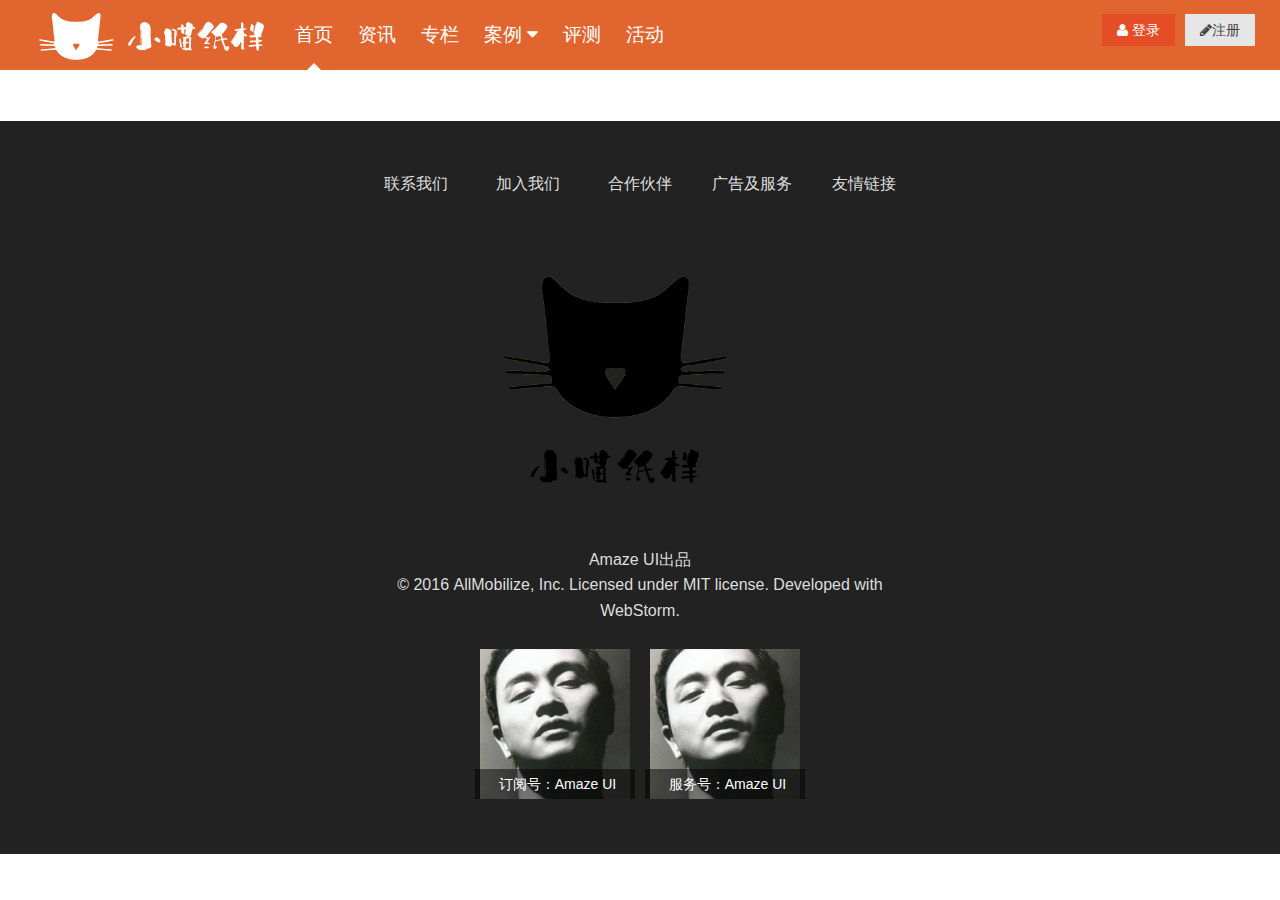
<file: 标准模板.html>
<!doctype html>
<html class="no-js">
<head>
    <meta charset="utf-8">
    <meta http-equiv="X-UA-Compatible" content="IE=edge">
    <meta name="keywords" content="" />
    <meta name="description" content="" />
    <meta name="viewport" content="width=device-width, initial-scale=1">
    <title></title>

    <!--360 browser -->
    <meta name="renderer" content="webkit">
    <meta name="author" content="wos">
    <!-- Android -->
    <meta name="mobile-web-app-capable" content="yes">
    <link rel="icon" sizes="192x192" href="images/i/app.png">
    <!--Safari on iOS -->
    <meta name="apple-mobile-web-app-capable" content="yes">
    <meta name="apple-mobile-web-app-status-bar-style" content="black">
    <meta name="apple-mobile-web-app-title" content="Amaze UI"/>
    <link rel="apple-touch-icon-precomposed" href="images/i/app.png">
    <!--Win8 or 10 -->
    <meta name="msapplication-TileImage" content="images/i/app.png">
    <meta name="msapplication-TileColor" content="#e1652f">

    <link rel="icon" type="image/png" href="images/i/favicon.png">
    <link rel="stylesheet" href="assets/css/amazeui.min.css">
    <link rel="stylesheet" href="css/public.css">

    <!--[if (gte IE 9)|!(IE)]><!-->
    <script src="assets/js/jquery.min.js"></script>
    <!--<![endif]-->
    <!--[if lte IE 8 ]>
    <script src="http://libs.baidu.com/jquery/1.11.3/jquery.min.js"></script>
    <script src="http://cdn.staticfile.org/modernizr/2.8.3/modernizr.js"></script>
    <script src="assets/js/amazeui.ie8polyfill.min.js"></script>
    <![endif]-->
    <script src="assets/js/amazeui.min.js"></script>
    <script src="js/public.js"></script>
</head>
<body>

<header class="am-topbar am-topbar-fixed-top wos-header">
    <div class="am-container">
        <h1 class="am-topbar-brand">
            <a href="#"><img src="images/logo.png" alt=""></a>
        </h1>

        <button class="am-topbar-btn am-topbar-toggle am-btn am-btn-sm am-btn-warning am-show-sm-only"
                data-am-collapse="{target: '#collapse-head'}">
            <span class="am-sr-only">导航切换</span>
            <span class="am-icon-bars"></span>
        </button>

        <div class="am-collapse am-topbar-collapse" id="collapse-head">
            <ul class="am-nav am-nav-pills am-topbar-nav">
                <li class="am-active"><a href="index.html">首页</a></li>
                <li><a href="#">资讯</a></li>
                <li><a href="#">专栏</a></li>
                <li class="am-dropdown" data-am-dropdown>
                    <a class="am-dropdown-toggle" data-am-dropdown-toggle href="javascript:;">
                        案例 <span class="am-icon-caret-down"></span>
                    </a>
                    <ul class="am-dropdown-content">
                        <li class="am-dropdown-header">案例</li>
                        <li><a href="#">1. 游戏案例</a></li>
                        <li><a href="#">2. 营销案例</a></li>
                        <li><a href="#">3. 工具案例</a></li>
                    </ul>
                </li>
                <li><a href="#">评测</a></li>
                <li><a href="#">活动</a></li>
            </ul>

            <div class="am-topbar-right">
                <button class="am-btn am-btn-default am-topbar-btn am-btn-sm"><span class="am-icon-pencil"></span>注册</button>
            </div>

            <div class="am-topbar-right">
                <button class="am-btn am-btn-danger am-topbar-btn am-btn-sm"><span class="am-icon-user"></span> 登录</button>
            </div>
        </div>
    </div>
</header>




<div data-am-widget="gotop" class="am-gotop am-gotop-fixed" >
    <a href="#top" title="回到顶部">
        <span class="am-gotop-title">回到顶部</span>
        <i class="am-gotop-icon am-icon-chevron-up"></i>
    </a>
</div>

<footer>
    <div class="content">
        <ul class="am-avg-sm-5 am-avg-md-5 am-avg-lg-5 am-thumbnails">
            <li><a href="#">联系我们</a></li>
            <li><a href="#">加入我们</a></li>
            <li><a href="#">合作伙伴</a></li>
            <li><a href="#">广告及服务</a></li>
            <li><a href="#">友情链接</a></li>
        </ul>
        <div class="btnlogo"><img src="images/btnlogo.png"/></div>
        <p>Amaze UI出品<br>© 2016 AllMobilize, Inc. Licensed under MIT license. Developed with WebStorm.</p>
        <div class="w2div">
            <ul data-am-widget="gallery" class="am-gallery am-avg-sm-2
  am-avg-md-2 am-avg-lg-2 am-gallery-overlay" data-am-gallery="{ pureview: true }" >
                <li class="w2">
                    <div class="am-gallery-item">
                        <a href="Temp-images/dd.jpg">
                            <img src="Temp-images/dd.jpg" />
                            <h3 class="am-gallery-title">订阅号：Amaze UI</h3>
                        </a>
                    </div>
                </li>
                <li   class="w2">
                    <div class="am-gallery-item">
                        <a href="Temp-images/dd.jpg">
                            <img src="Temp-images/dd.jpg"/>
                            <h3 class="am-gallery-title">服务号：Amaze UI</h3>
                        </a>
                    </div>
                </li>
            </ul>
        </div>
    </div>
</footer>
</body>
</html>
</file>
<file: css/public.css>
html,body{
    margin: 0 auto;
    width: 100%;
    overflow-x: hidden;
}

.padding-none{
    padding: 0px;
}
.dn{
    display: none;
}
.oh{
    overflow: hidden
}
.banner2{
    padding: 15px 0 0 10px;
}
@media (max-width: 1024px) {
    .banner2{
        padding: 15px 0 0 0;
    }
}
.am-slides img{
}
/*index*/
.banner{
    margin-top: 10px;
}
.star{
    width: 100%;
    border-bottom: 1px solid #e1652f;
    height: 15px;
    text-align: center;
    margin: 20px 0 30px 0;
}
.star span{
    font-size: 100%;
    background-color: #ffffff;
    padding: 0 20px;

}
.star img{
    height: 25px;
    margin: -5px 10px 0 0;
}
.newatype a{
    color: #222222;
}
.newatype a:hover{
    color: #e1652f;
}
.news .am-list-news-bd .am-list li{
    padding: 20px 0;
}
.face{
    border-radius: 500px;
}
.right-bg{
    padding:20px;
    background-color: #f5f5f5;
    margin-top: 0px;
}
.right-bg .am-list > li {
    background-color: #f5f5f5;
    border: 0px;
}
.right-bg .am-list-item-text{
    font-size: 75%;
}

.right-bg .am-list .am-list-item-desced {
    padding-top: 0.5rem;
    padding-bottom: 0.5rem;
}
.am-titlebar .am-titlebar-title{
    color: #222222;
}

.am-titlebar .am-titlebar-nav  a{
    color: #dddddd;
}
.am-titlebar .am-titlebar-nav  a:hover{
    color: #222;
}
.right-bg img {
}
footer{
    background-color: #222222;
    color: #ddd;
    padding: 50px 0;
    text-align: center;
    margin-top: 50px;
}
footer a{
    color: #ddd;
}
footer a:hover{
    color: #fff;
}
.content{
    max-width: 550px;
    margin: 0 auto;
}
@media (max-width: 640px) {
    .content{
        font-size: 75%;
    }
}
.btnlogo{
    margin: 20px 0;
    max-width: 500px;
    text-align: center;
}
.btnlogo img{
    width: 300px;
}
.w2div{
    width: 350px;
    margin: 0 auto;
}
.w2 .am-gallery-item img {
    width: 150px;
}
.lrad img{
    width: 100%;
}
@media only screen and (max-width: 640px) {
    .lrad img{
        margin-top: 10px;
    }
}
@media (max-width: 1024px) and (min-width: 640px){
    .lrad img{
        padding:5px 0;
        width: 99%;
    }
    .lrad .ms{
    }
}
@media only screen and (min-width: 1024px) {
    .lrad img{
        margin: 0 0 10px 10px;
        width: 98%;
    }
}
.newshui {
    background-color: #f5f5f5;
    padding-bottom: 50px;
}
.newshui .am-list li{
    background-color: #f5f5f5;
    border: 0px;
    border-bottom: 2px solid #eeeeee;
    padding: 10px;
}
.newshui .am-list li:hover{
    background-color: #dddddd;
}
.newshui h3{
    font-size: 150%;
}
.newshui a{
    color: #222222;
}
.newshui a:hover{
    color: #e1652f;
}
.tag{
    background-color:#f5f5f5;
    margin: 0 0 0 10px;
    padding: 20px;
    padding-bottom: 50px;
}
.bgtag{
    background-color:#f5f5f5;
    padding: 20px;
    padding-bottom: 50px;
}
.tag li{
    background-color: #fff;
    padding: 5px 8px;
    float: left;
    margin: 5px;
    list-style-type: none;
}
.tag .active{
    background-color: #e1652f;
    color: #fff;
}
.tag .active a{
    color: #ffffff;
}
.tag .active a:hover{
    color: #ddd;
}
.mcenter{
    margin: 20px auto;
}
.events .am-gallery-item .efe{
    text-align: center;
    margin: 0px;
    padding: 20px 0;
    font-size: 120%;
    font-weight:900;
}
.events .am-gallery-item p{
    margin: 0px;
}
.events a{
    color: #222;
}
.events  a:hover{
    color: #f16529;
}
.fee{
    margin-top: 20px;
    height: 20px;
}
.events-btn{
    text-align: center;
    padding: 20px 0 10px 0;
}
#hdxq{
    background-color: #f5f5f5;
    padding: 20px;
    margin: 10px 10px 0 10px
}
#hdxq h2{
    margin: 0px;
    font-weight:300;
}
#baoming{
    padding: 20px;
    border: 10px solid #ddd;
}
.newsico{
    color: #ddd;
    position: absolute;
    margin-top: -30px;
    margin-left: 50%;
}
@media only screen and (max-width: 640px) {
    .newsico{
        margin-left: 65%;
    }
}

@media only screen and (min-width: 640px) {
    .newsico{
        margin-left: 75%;
    }
}
.newstitles{
    margin: 20px 0;
}
.newstitles h2{
    font-size: 300%;
    margin-bottom: 10px;
}
@media only screen and (max-width: 640px) {
    .newstitles h2{
        font-size: 200%;
    }
}
.newstitles img{
    width: 30px;
    border-radius: 30px;
}
.newstitles span{
    color: #e1652f;
    padding: 0 5px;
}
.contents{
    margin: 30px auto;
}
.shang{
    width: 100%;
    text-align: center;
    height: 200px;
    line-height: 200px;
}
#category_top{
    background-image: url("../images/zlbg.png");
    background-position: center center;
    background-repeat: no-repeat;
    padding: 30px 0;
    height: 370px;
    overflow: hidden;
}
@media (max-width: 640px) {
    #category_top{
        height: 350px;
    }
}
.kz{
    height: 350px;
    line-height:250px;
    width:20px;
    position: absolute;
    text-align:center;
}
.kz i{
    color: #ffffff;
    font-size: 300%
}
#category_top li{
    text-align: center;
    height: 500px;
}
#category_top .ctl{
    padding: 30px 10px;
    background-color: #222222;
}
.ctl{
    width: 80%;
    margin: 0 auto;
    text-align: center;
    color: #fff;
}
.ctl img{
    border-radius: 150px;
    width: 50%;
    border: 3px solid #fff;
    margin-bottom: 20px;
    padding: 2px;
}
.ctl h3,.ctl p{
    margin: 0px;
    height: 30px;
    line-height: 30px;
    font-weight: 400;
}
#category_top button{
    margin-top: 30px;
}
#category_top .am-btn-default{
    color: #ffffff;
    background:none;
}
#category_top .active{
    border: 2px solid #e1652f;
}
.ctl:hover{
    border: 2px solid #e1652f;
}
#cattit{
    width: 300px;
    margin: 0 auto;
    padding: 30px 0 0 0;
    text-align: center;
    font-size: 150%;
}
#cattit .active-none a{
    color: #222;
}
#cattit .active-none a:hover{
    color: #e1652f;
}
.cattlist_0{
    width: 90%;
    margin: 0 auto;
    border: 1px solid #e6e6e6;
}
.cattlist_1{
    background-color: #e6e6e6;
    height: 120px;
    width: 100%;
}
.cattlist_1 img{
    width: 100%;
    border-radius: 210px;
}
@media (max-width: 640px) {
    .cattlist_1 img{
        width: 90%;
    }
}
.cattlist_2{
    height: 150px;
    width: 100%;
    padding: 10px;
    overflow: hidden;
}
.cattlist_1 h3{
    margin: 0px;
    padding-top: 10%;
}
.cattlist_1 h4{
    margin: 0px;
    font-size: 85%;
    padding-bottom: 10px;
    font-weight: 200;
}
.cattlist_1 p{
    margin: 0px;
    font-size: 85%;
}
.cattlist_1 p span{
    font-size: 150%;
    padding: 5px 10px;
}
.cattlist_3{
    height: 50px;
    text-align: right;
    padding-right: 20px;
}
#cattlist li{
    margin-bottom: 20px;
}
.category2top{
    background-image: url("../images/zlbg.png");
    background-position: center center;
    background-repeat: no-repeat;
    padding: 30px 0;
    height: 320px;
    overflow: hidden;
    color: #fff;
}
.category2top img{
    border-radius: 300px;
    width: 100%;
    border: 5px solid #ffffff;
    padding: 5px;
    margin-top: -30px;
}
@media (max-width: 1024px) {
    .category2top img{
        width: 150px;
    }
}

.userinfo{
    max-width: 1000px;
}
.userin h3{
    margin: 0px;
    padding-top: 10%;
    font-size: 120%;
}

.userin h4{
    margin: 0px;
    font-size: 85%;
    padding-bottom: 10px;
    font-weight: 200;
}
.userin p{
    margin: 0px;
    font-size: 85%;
}
.userin p span{
    font-size: 150%;
    padding: 5px 10px;
}
@media (max-width: 1024px) {
    .userin h3{
        margin: 0px;
        padding-top: 10px;
        font-size: 120%;
    }
    .userin p span{
        font-size: 150%;
        padding: 0px 10px;
    }
    .userin,.userface{
        text-align: center
    }
    .category2top{
        height: 400px;
    }
}
.userinfo_left{
    padding-top: 50px;
}
.userinfo_center{
    padding: 80px 0 0 10px;
}
.userinfo_right{
    padding-top: 100px;
    text-align: right;
}
@media (max-width: 640px) {
    .newsshow img{
        width: 98%;
    }
}
</file>
